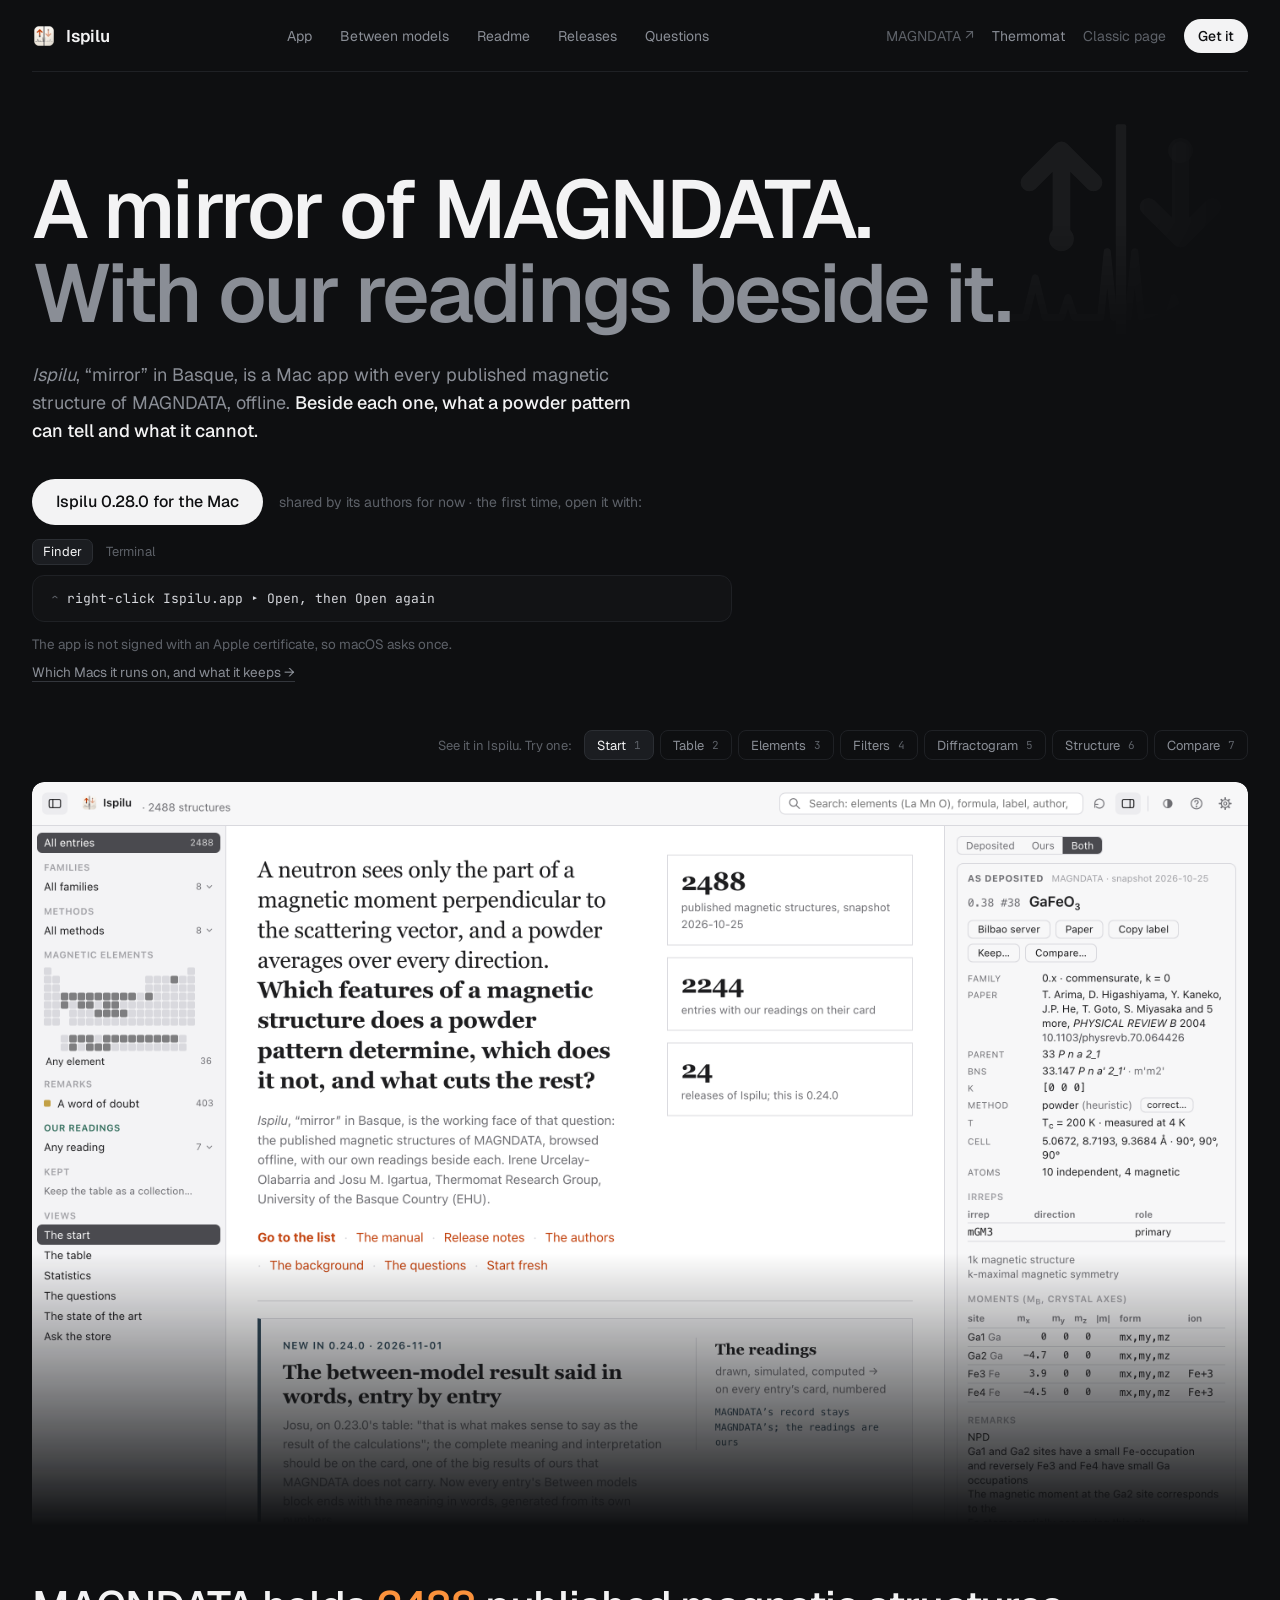
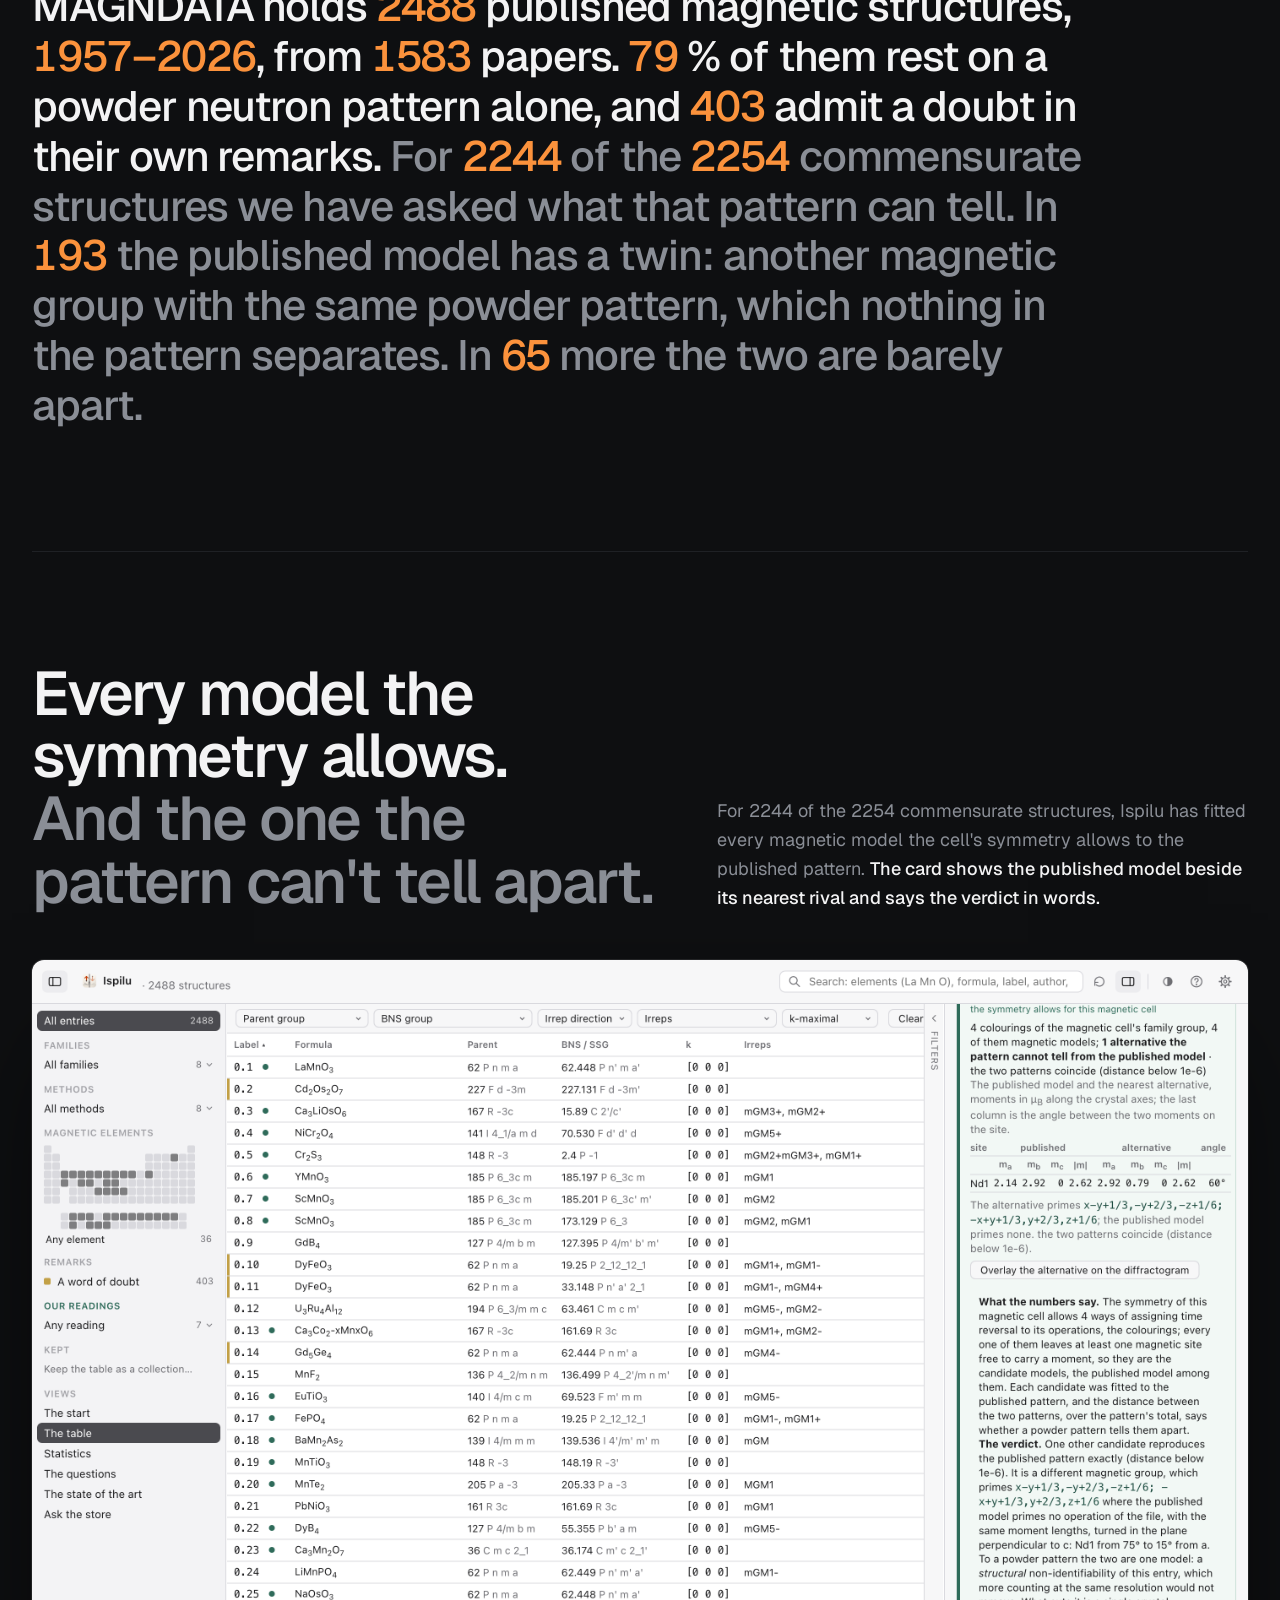
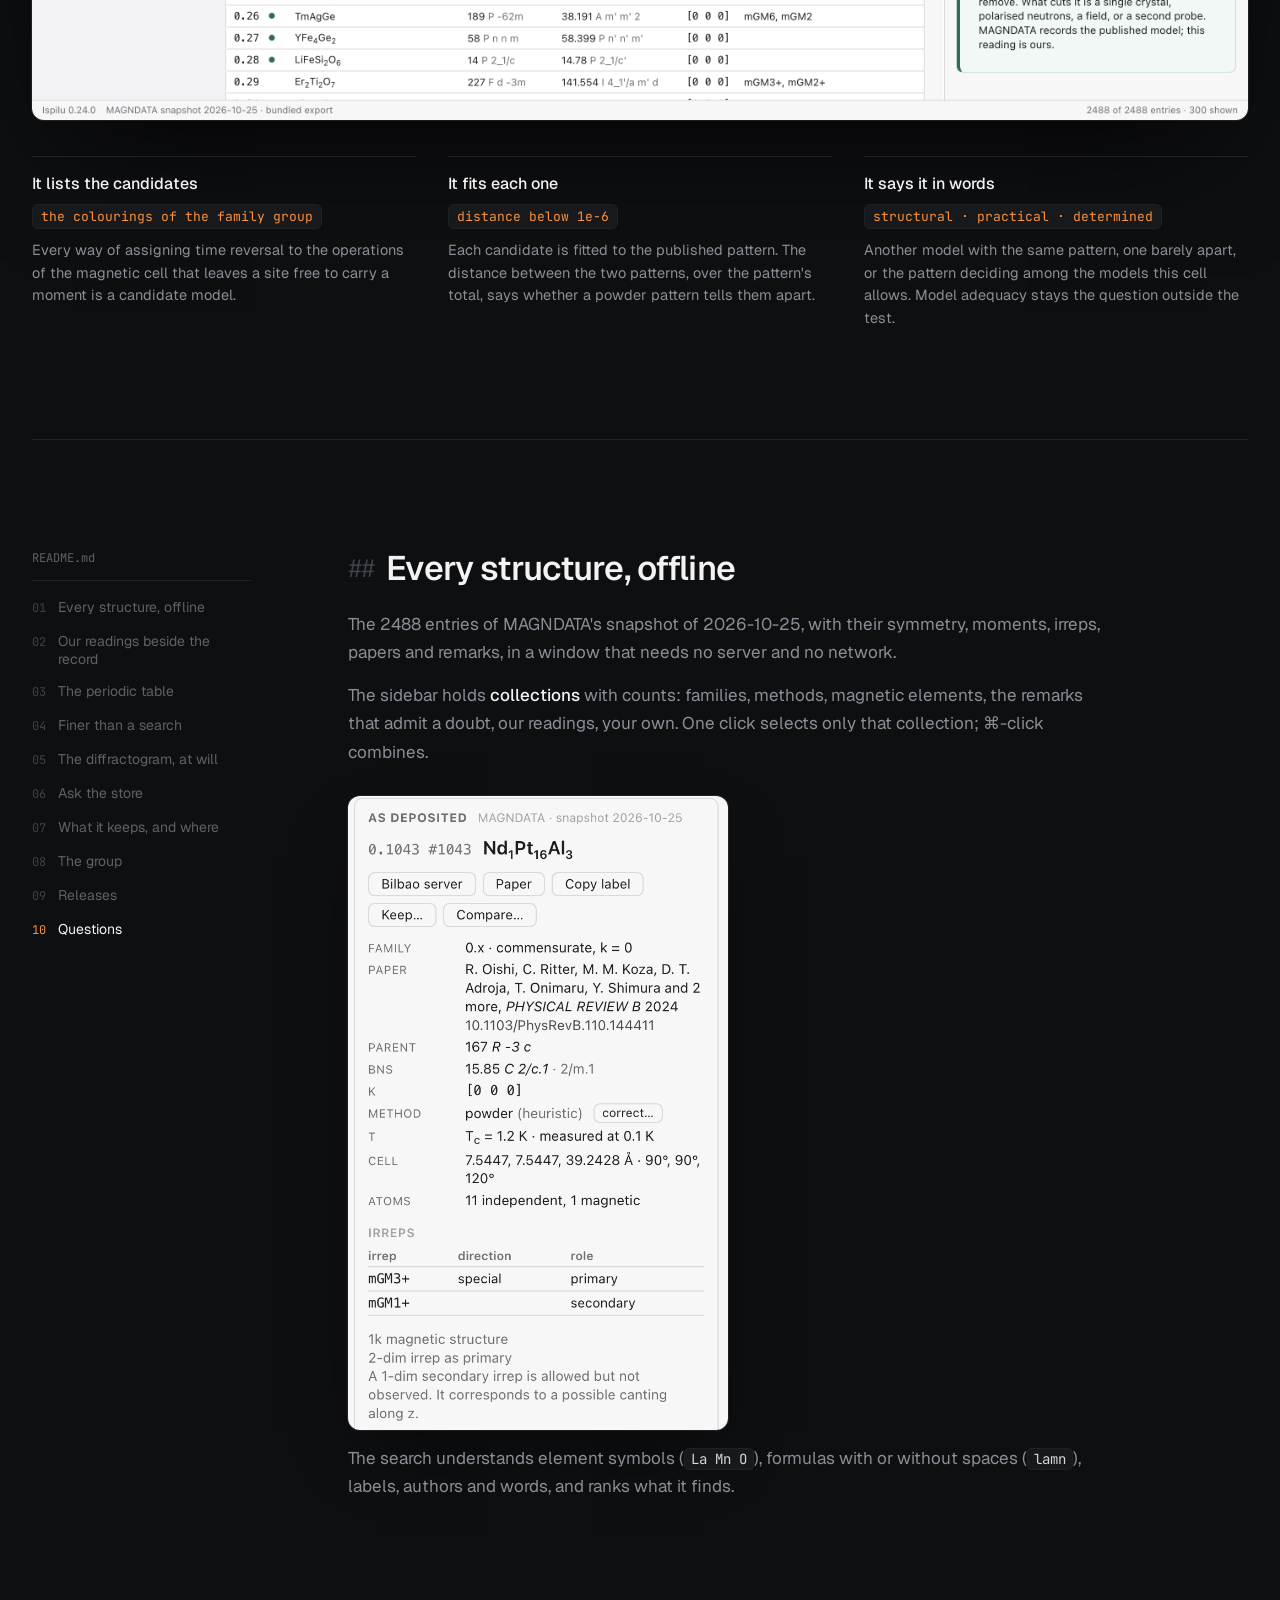
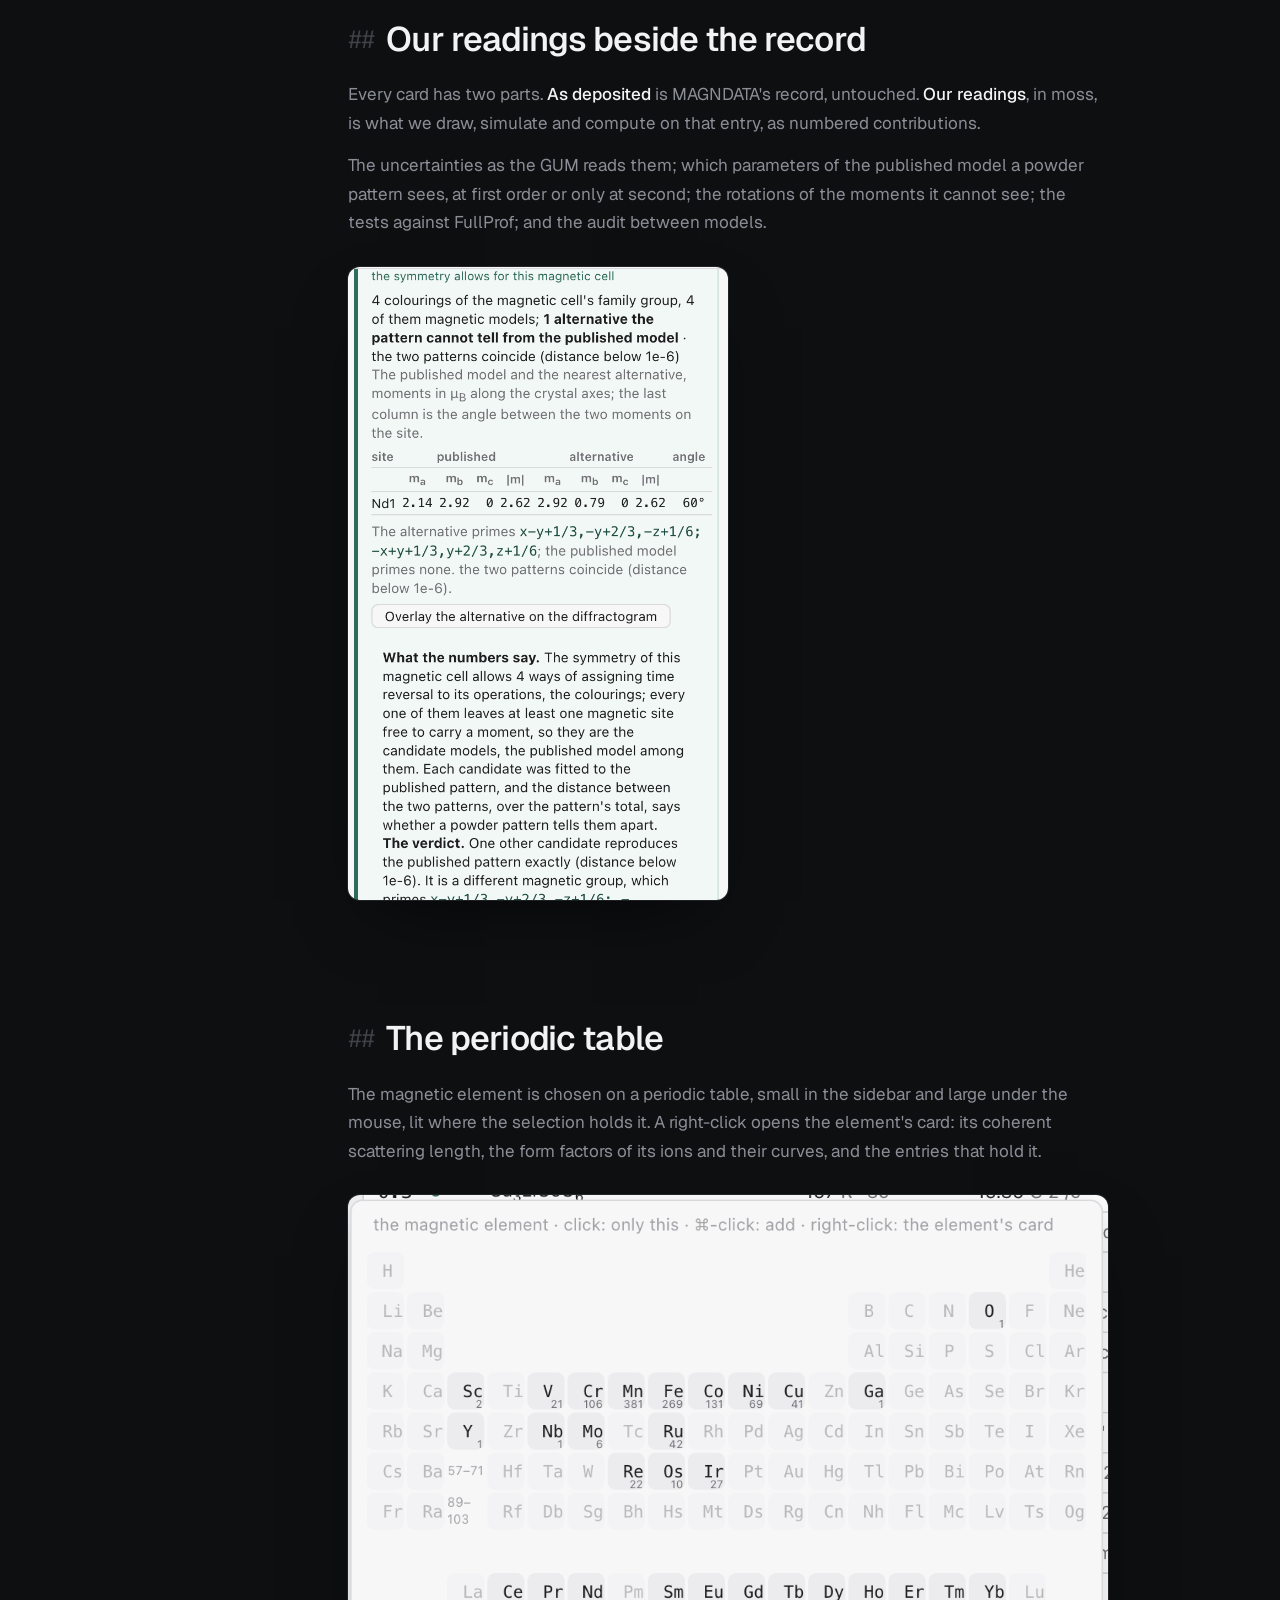
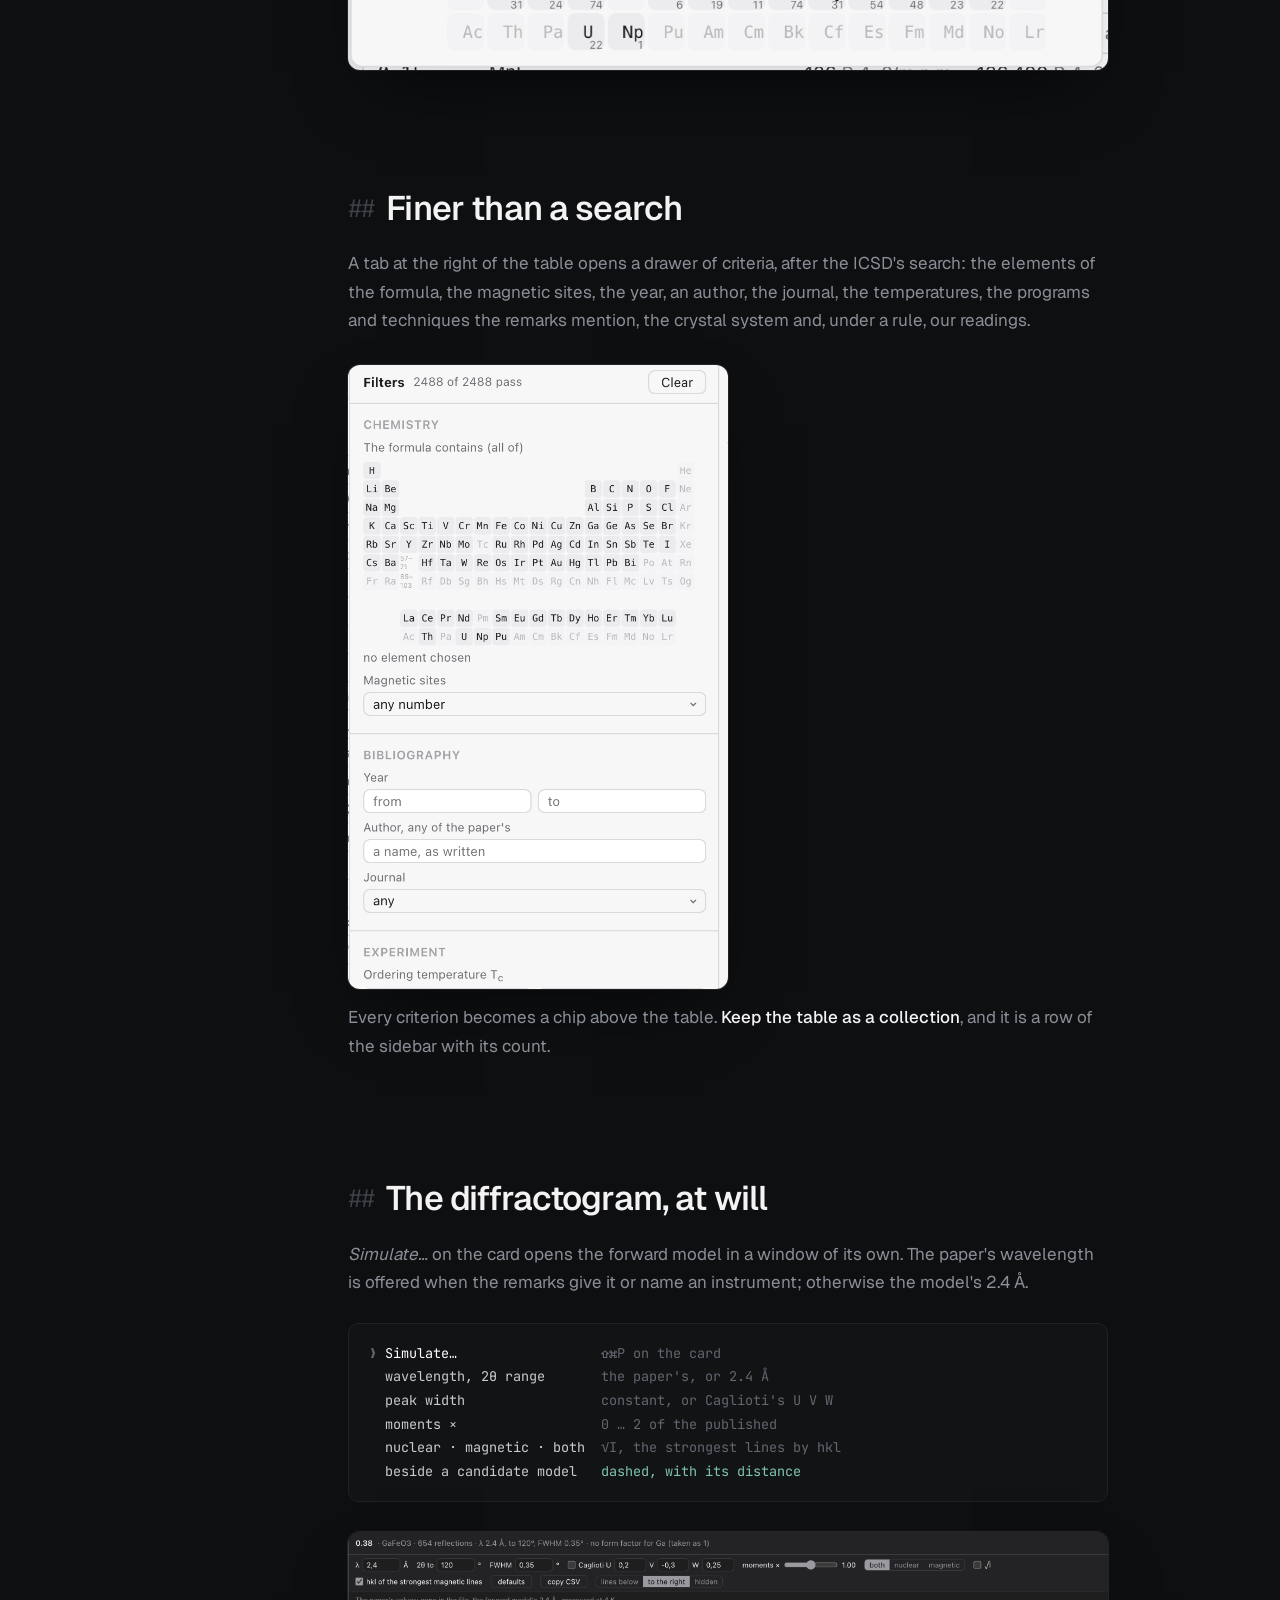
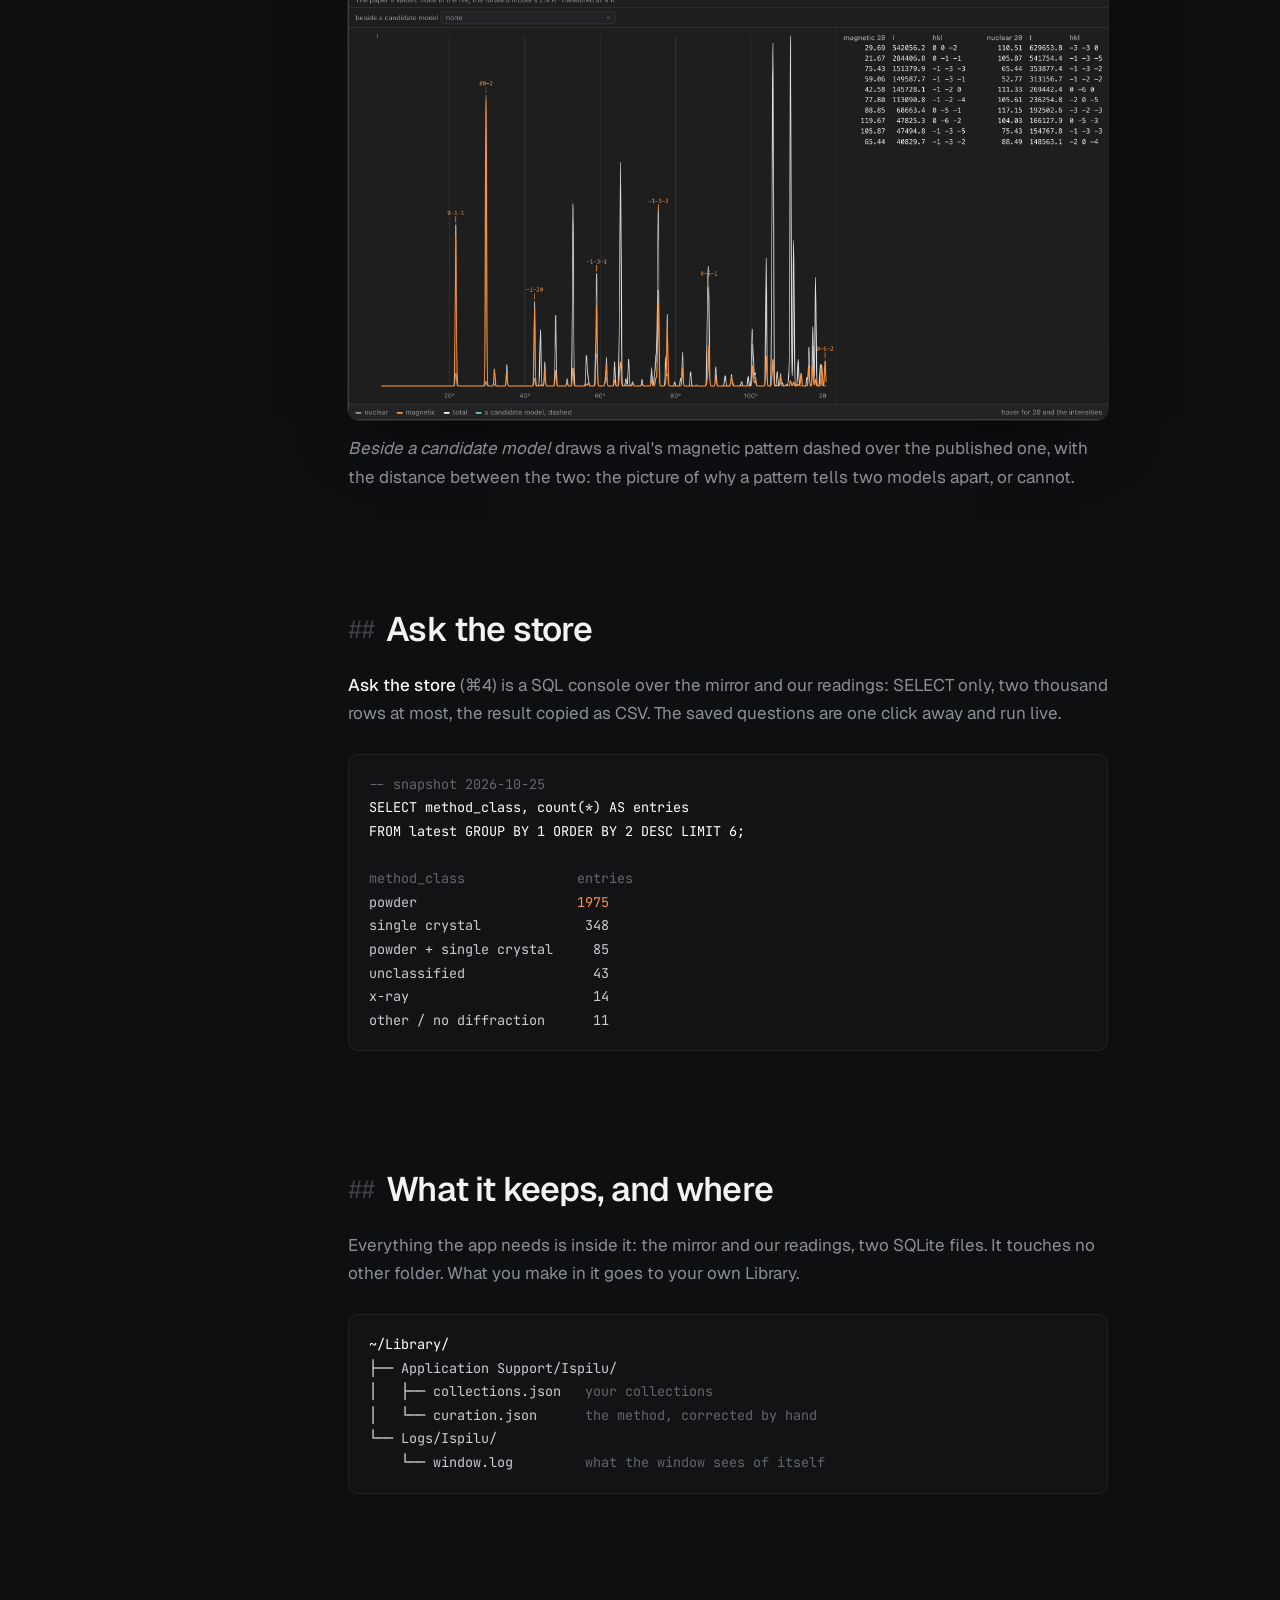
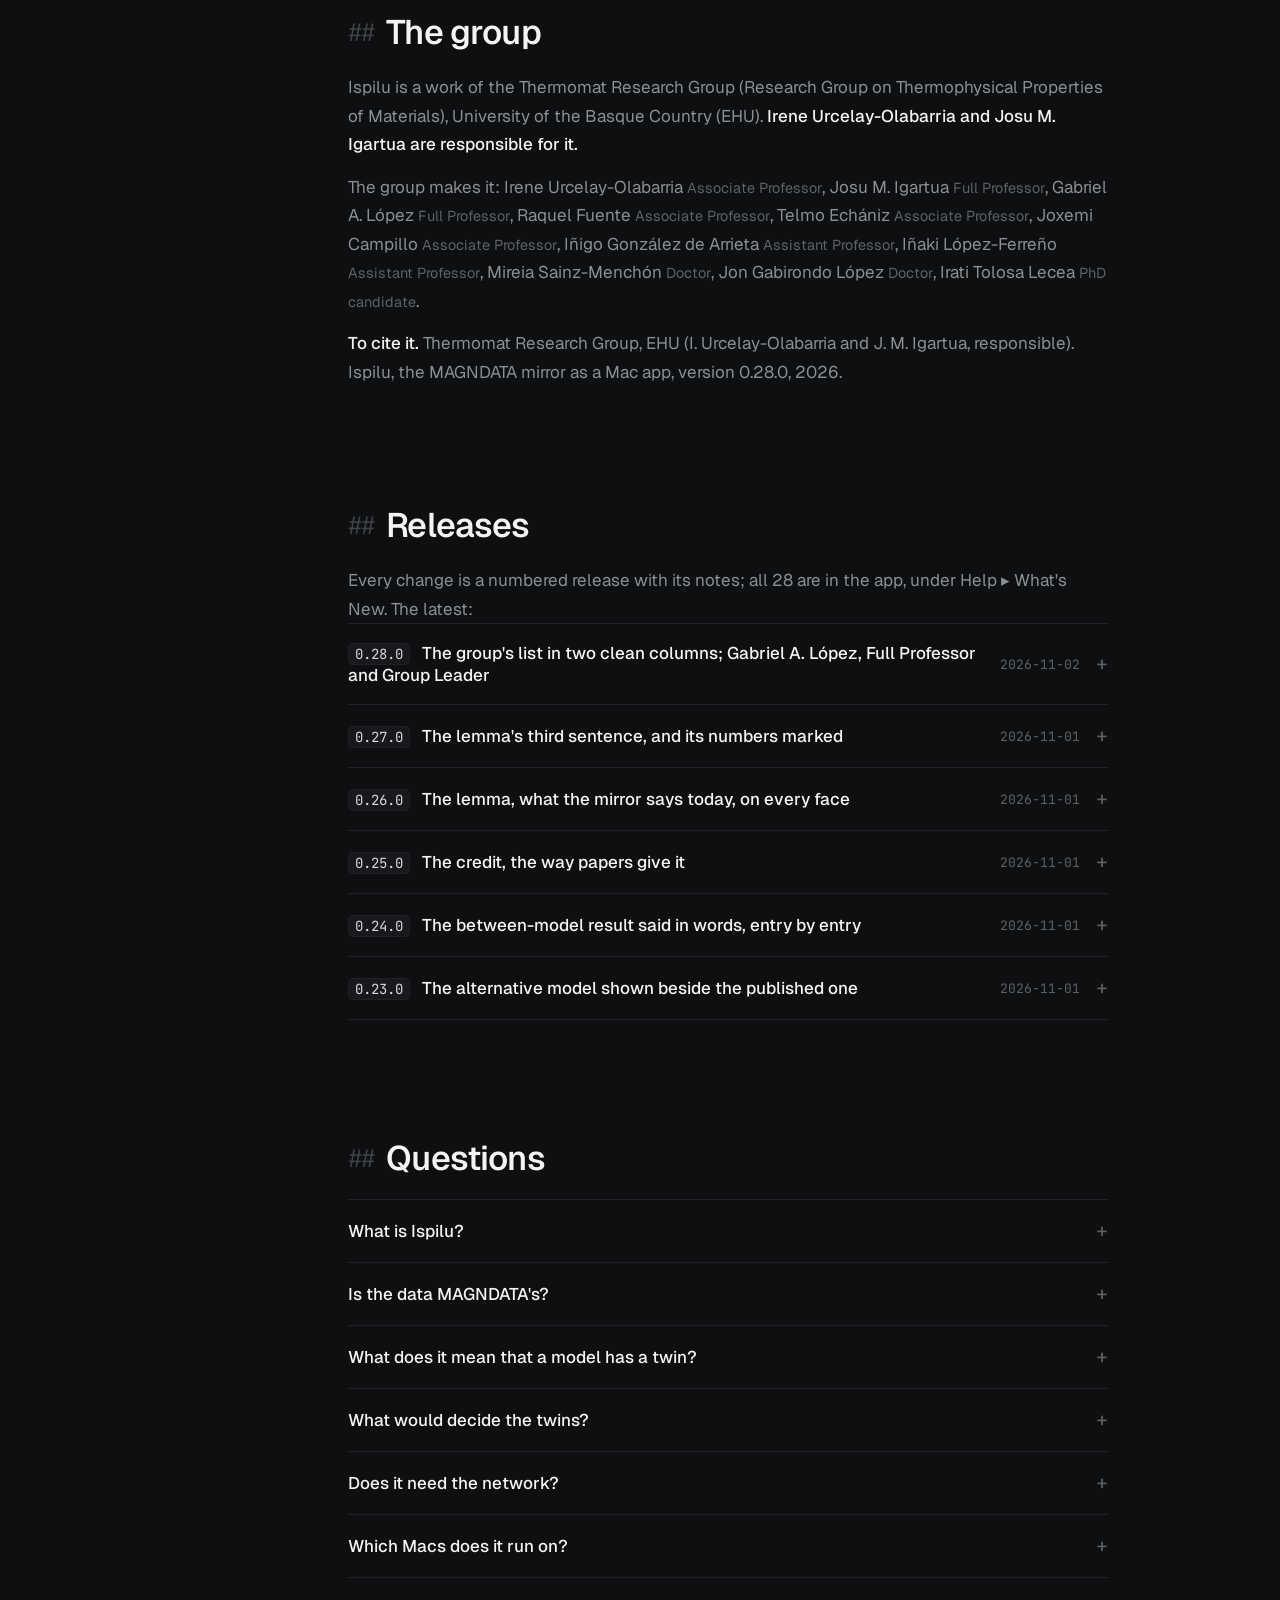
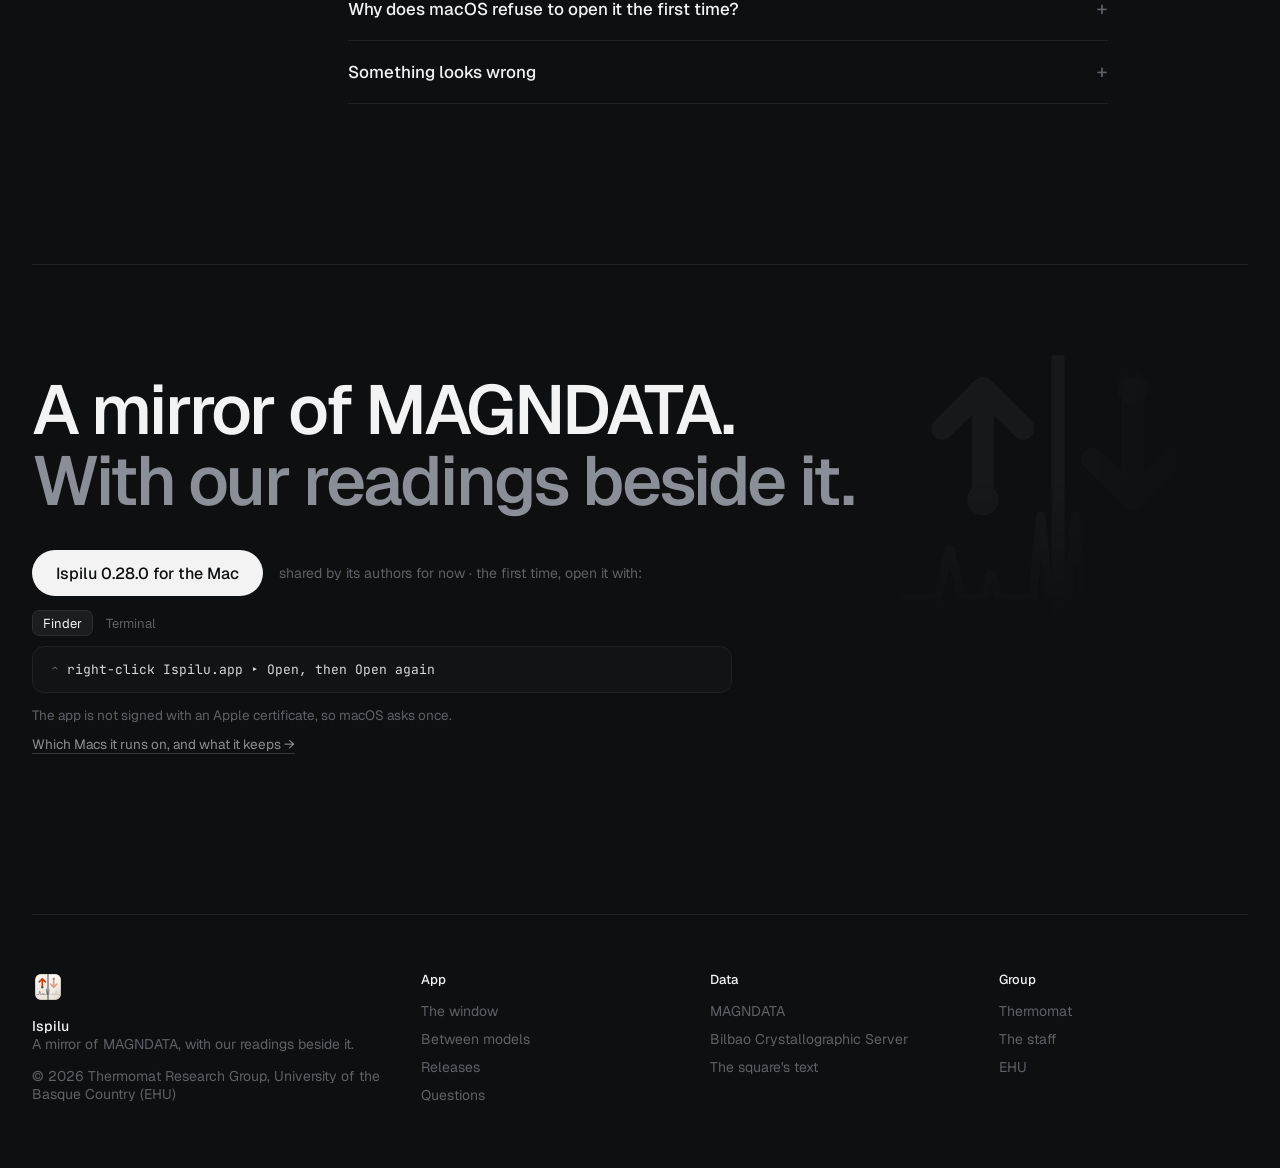
<file: index.html>
<!doctype html>
<html lang="en">
<head>
<meta charset="utf-8">
<meta name="viewport" content="width=device-width, initial-scale=1">
<title>Ispilu: a mirror of MAGNDATA, with our readings beside it</title>
<meta name="description" content="Ispilu, mirror in Basque, is a Mac app with every published magnetic structure of MAGNDATA, offline, and beside each one what a powder neutron pattern can tell and what it cannot.">
<meta name="theme-color" content="#0e0f11">
<meta property="og:type" content="website">
<meta property="og:title" content="Ispilu: a mirror of MAGNDATA, with our readings beside it">
<meta property="og:description" content="Ispilu, mirror in Basque, is a Mac app with every published magnetic structure of MAGNDATA, offline, and beside each one what a powder neutron pattern can tell and what it cannot.">

<link rel="icon" type="image/png" href="img/icon.png">
<link rel="preconnect" href="https://fonts.googleapis.com"><link rel="preconnect" href="https://fonts.gstatic.com" crossorigin>
<link rel="stylesheet" href="https://fonts.googleapis.com/css2?family=Geist:wght@300..700&family=JetBrains+Mono:wght@400;500&display=swap">
<link rel="stylesheet" href="style.css">
<style>:root{--accent:#FB923C;--accent2:#7FC4B3;}</style>
</head>
<body>
<div class="wrap">
<nav class="site-nav"><a class="brand" href="index.html#top"><img src="img/icon.png" alt="">Ispilu</a><div class="links"><a href="#top">App</a><a href="#between">Between models</a><a href="#readme">Readme</a><a href="#releases">Releases</a><a href="#faq">Questions</a></div><div class="right"><a href="https://cryst.ehu.es/magndata/" class="dimlink">MAGNDATA ↗</a><a href="https://thermomat.ehu.eus/">Thermomat</a><a href="classic/" class="dimlink">Classic page</a><a class="pill" href="#get">Get it</a></div></nav>
<header class="hero" id="top"><i class="mark"></i><div><h1>A mirror of MAGNDATA.<br><span>With our readings beside it.</span></h1><p class="sub"><i>Ispilu</i>, “mirror” in Basque, is a Mac app with every published magnetic structure of MAGNDATA, offline. <b>Beside each one, what a powder pattern can tell and what it cannot.</b></p><div class="get"><div class="install" data-install><div class="native"><span class="pill still">Ispilu 0.28.0 for the Mac</span><span class="or">shared by its authors for now · the first time, open it with:</span></div><div class="box"><div class="tabs"><button data-os="0" class="on">Finder</button><button data-os="1">Terminal</button></div><div class="line" data-os="0"><code class="mono"><span>⌃</span> right-click Ispilu.app ▸ Open, then Open again</code></div><div class="line" data-os="1" hidden><code class="mono"><span>$</span> xattr -dr com.apple.quarantine /Applications/Ispilu.app</code><button class="copy" data-copy="xattr -dr com.apple.quarantine /Applications/Ispilu.app">Copy</button></div></div><div class="under"><p>The app is not signed with an Apple certificate, so macOS asks once.</p><p><a href="#faq">Which Macs it runs on, and what it keeps →</a></p></div></div></div></div></header>
<div class="window" id="window-0" data-working="Looking in the mirror…"><div class="glow"></div><div class="try"><span>See it in Ispilu. Try one:</span><span class="seg on" data-view="start" data-ask="back to the start">Start <kbd>1</kbd></span><span class="seg" data-view="table" data-ask="La Mn O">Table <kbd>2</kbd></span><span class="seg" data-view="periodic" data-ask="the magnetic element, on a periodic table">Elements <kbd>3</kbd></span><span class="seg" data-view="filters" data-ask="the filters, the way the ICSD searches">Filters <kbd>4</kbd></span><span class="seg" data-view="lines" data-ask="simulate the powder pattern of GaFeO3">Diffractogram <kbd>5</kbd></span><span class="seg" data-view="structure" data-ask="draw the magnetic structure of GaFeO3">Structure <kbd>6</kbd></span><span class="seg" data-view="compare" data-ask="LaMnO3 at 1.4 K beside LaMnO3 at 4.2 K">Compare <kbd>7</kbd></span></div><div class="ask"><img src="img/icon.png" alt=""><span class="p">❯</span><span class="txt"></span></div><div class="frame" style="aspect-ratio:16/10"><div class="view image on" data-view="start"><img src="img/start.png" alt="Start" width="2880" height="1800"></div><div class="view image" data-view="table"><img src="img/entry.png" alt="Table" width="2880" height="1800"></div><div class="view image" data-view="periodic"><img src="img/periodic.png" alt="Elements" width="2880" height="1800"></div><div class="view image" data-view="filters"><img src="img/filters.png" alt="Filters" width="2880" height="1800"></div><div class="view image" data-view="lines"><div class="cropbox" style="aspect-ratio:2556/1598"><img src="img/lines.png" alt="Diffractogram" width="2880" height="1800" style="width:112.6761%;margin-left:-0.7042%;margin-top:-3.1299%"></div></div><div class="view image" data-view="structure"><div class="cropbox" style="aspect-ratio:2556/1598"><img src="img/structure.png" alt="Structure" width="2880" height="1800" style="width:112.6761%;margin-left:-0.7042%;margin-top:-3.1299%"></div></div><div class="view image" data-view="compare"><div class="cropbox" style="aspect-ratio:2556/1598"><img src="img/compare.png" alt="Compare" width="2880" height="1800" style="width:112.6761%;margin-left:-0.7042%;margin-top:-3.1299%"></div></div></div></div>

<section class="statement"><p>MAGNDATA holds <b class="n">2488</b> published magnetic structures, <b class="n">1957–2026</b>, from <b class="n">1583</b> papers. <b class="n">79</b> % of them rest on a powder neutron pattern alone, and <b class="n">403</b> admit a doubt in their own remarks. <span>For <b class="n">2244</b> of the <b class="n">2254</b> commensurate structures we have asked what that pattern can tell. In <b class="n">193</b> the published model has a twin: another magnetic group with the same powder pattern, which nothing in the pattern separates. In <b class="n">65</b> more the two are barely apart.</span></p></section>
<section class="feature" id="between"><div class="feature-head"><h2>Every model the symmetry allows.<br><span>And the one the pattern can't tell apart.</span></h2><p>For 2244 of the 2254 commensurate structures, Ispilu has fitted every magnetic model the cell's symmetry allows to the published pattern. <b>The card shows the published model beside its nearest rival and says the verdict in words.</b></p></div><div class="scene"><img src="img/cmp.png" alt="" loading="lazy" width="2880" height="1800"></div><div class="feature-notes"><div><b>It lists the candidates</b><code>the colourings of the family group</code><span>Every way of assigning time reversal to the operations of the magnetic cell that leaves a site free to carry a moment is a candidate model.</span></div><div><b>It fits each one</b><code>distance below 1e-6</code><span>Each candidate is fitted to the published pattern. The distance between the two patterns, over the pattern's total, says whether a powder pattern tells them apart.</span></div><div><b>It says it in words</b><code>structural · practical · determined</code><span>Another model with the same pattern, one barely apart, or the pattern deciding among the models this cell allows. Model adequacy stays the question outside the test.</span></div></div></section>

<div class="doc" id="readme"><aside class="toc" aria-label="On this page"><div class="file">README.md</div><a href="#offline"><span>01</span>Every structure, offline</a><a href="#readings"><span>02</span>Our readings beside the record</a><a href="#periodic"><span>03</span>The periodic table</a><a href="#filters"><span>04</span>Finer than a search</a><a href="#simulate"><span>05</span>The diffractogram, at will</a><a href="#ask"><span>06</span>Ask the store</a><a href="#library"><span>07</span>What it keeps, and where</a><a href="#group"><span>08</span>The group</a><a href="#releases"><span>09</span>Releases</a><a href="#faq"><span>10</span>Questions</a></aside><article class="md"><section id="offline"><h2><i>##</i>Every structure, offline</h2><p>The 2488 entries of MAGNDATA's snapshot of 2026-10-25, with their symmetry, moments, irreps, papers and remarks, in a window that needs no server and no network.</p><p>The sidebar holds <b>collections</b> with counts: families, methods, magnetic elements, the remarks that admit a doubt, our readings, your own. One click selects only that collection; ⌘-click combines.</p><figure class="crop narrow"><div class="cropbox" style="aspect-ratio:690/1150"><img src="img/entry.png" alt="" loading="lazy" width="2880" height="1800" style="width:417.3913%;margin-left:-315.9420%;margin-top:-27.5362%"></div></figure><p>The search understands element symbols (<code>La Mn O</code>), formulas with or without spaces (<code>lamn</code>), labels, authors and words, and ranks what it finds.</p></section><section id="readings"><h2><i>##</i>Our readings beside the record</h2><p>Every card has two parts. <b>As deposited</b> is MAGNDATA's record, untouched. <b>Our readings</b>, in moss, is what we draw, simulate and compute on that entry, as numbered contributions.</p><p>The uncertainties as the GUM reads them; which parameters of the published model a powder pattern sees, at first order or only at second; the rotations of the moments it cannot see; the tests against FullProf; and the audit between models.</p><figure class="crop narrow"><div class="cropbox" style="aspect-ratio:690/1150"><img src="img/cmp.png" alt="" loading="lazy" width="2880" height="1800" style="width:417.3913%;margin-left:-315.9420%;margin-top:-14.4928%"></div></figure></section><section id="periodic"><h2><i>##</i>The periodic table</h2><p>The magnetic element is chosen on a periodic table, small in the sidebar and large under the mouse, lit where the selection holds it. A right-click opens the element's card: its coherent scattering length, the form factors of its ions and their curves, and the entries that hold it.</p><figure class="crop"><div class="cropbox" style="aspect-ratio:985/615"><img src="img/periodic.png" alt="" loading="lazy" width="2880" height="1800" style="width:292.3858%;margin-left:-44.6701%;margin-top:-43.1472%"></div></figure></section><section id="filters"><h2><i>##</i>Finer than a search</h2><p>A tab at the right of the table opens a drawer of criteria, after the ICSD's search: the elements of the formula, the magnetic sites, the year, an author, the journal, the temperatures, the programs and techniques the remarks mention, the crystal system and, under a rule, our readings.</p><figure class="crop narrow"><div class="cropbox" style="aspect-ratio:700/1150"><img src="img/filters.png" alt="" loading="lazy" width="2880" height="1800" style="width:411.4286%;margin-left:-204.2857%;margin-top:-15.7143%"></div></figure><p>Every criterion becomes a chip above the table. <b>Keep the table as a collection</b>, and it is a row of the sidebar with its count.</p></section><section id="simulate"><h2><i>##</i>The diffractogram, at will</h2><p><i>Simulate…</i> on the card opens the forward model in a window of its own. The paper's wavelength is offered when the remarks give it or name an instrument; otherwise the model's 2.4 Å.</p><pre><span class="d">❯</span> <span class="hi">Simulate…</span>                  <span class="d">⇧⌘P on the card</span>
  wavelength, 2θ range       <span class="d">the paper's, or 2.4 Å</span>
  peak width                 <span class="d">constant, or Caglioti's U V W</span>
  moments ×                  <span class="d">0 … 2 of the published</span>
  nuclear · magnetic · both  <span class="d">√I, the strongest lines by hkl</span>
  beside a candidate model   <span class="g">dashed, with its distance</span></pre><figure class="crop"><div class="cropbox" style="aspect-ratio:2556/1640"><img src="img/lines.png" alt="" loading="lazy" width="2880" height="1800" style="width:112.6761%;margin-left:-0.7042%;margin-top:-3.1299%"></div></figure><p><i>Beside a candidate model</i> draws a rival's magnetic pattern dashed over the published one, with the distance between the two: the picture of why a pattern tells two models apart, or cannot.</p></section><section id="ask"><h2><i>##</i>Ask the store</h2><p><b>Ask the store</b> (⌘4) is a SQL console over the mirror and our readings: SELECT only, two thousand rows at most, the result copied as CSV. The saved questions are one click away and run live.</p><pre><span class="d">-- snapshot 2026-10-25</span>
<span class="hi">SELECT method_class, count(*) AS entries
FROM latest GROUP BY 1 ORDER BY 2 DESC LIMIT 6;</span>

<span class="d">method_class              entries</span>
powder                    <span class="a">1975</span>
single crystal             348
powder + single crystal     85
unclassified                43
x-ray                       14
other / no diffraction      11</pre></section><section id="library"><h2><i>##</i>What it keeps, and where</h2><p>Everything the app needs is inside it: the mirror and our readings, two SQLite files. It touches no other folder. What you make in it goes to your own Library.</p><pre><span class="hi">~/Library/</span>
├── Application Support/Ispilu/
│   ├── collections.json   <span class="d">your collections</span>
│   └── curation.json      <span class="d">the method, corrected by hand</span>
└── Logs/Ispilu/
    └── window.log         <span class="d">what the window sees of itself</span></pre></section><section id="group"><h2><i>##</i>The group</h2><p>Ispilu is a work of the Thermomat Research Group (Research Group on Thermophysical Properties of Materials), University of the Basque Country (EHU). <b>Irene Urcelay-Olabarria and Josu M. Igartua are responsible for it.</b></p><p>The group makes it: Irene Urcelay-Olabarria <span class="role">Associate Professor</span>, Josu M. Igartua <span class="role">Full Professor</span>, Gabriel A. López <span class="role">Full Professor</span>, Raquel Fuente <span class="role">Associate Professor</span>, Telmo Echániz <span class="role">Associate Professor</span>, Joxemi Campillo <span class="role">Associate Professor</span>, Iñigo González de Arrieta <span class="role">Assistant Professor</span>, Iñaki López-Ferreño <span class="role">Assistant Professor</span>, Mireia Sainz-Menchón <span class="role">Doctor</span>, Jon Gabirondo López <span class="role">Doctor</span>, Irati Tolosa Lecea <span class="role">PhD candidate</span>.</p><p><b>To cite it.</b> Thermomat Research Group, EHU (I. Urcelay-Olabarria and J. M. Igartua, responsible). Ispilu, the MAGNDATA mirror as a Mac app, version 0.28.0, 2026.</p></section><section id="releases"><h2><i>##</i>Releases</h2><p>Every change is a numbered release with its notes; all 28 are in the app, under Help ▸ What's New. The latest:</p><details><summary><span><code>0.28.0</code> The group&#x27;s list in two clean columns; Gabriel A. López, Full Professor and Group Leader</span><span class="when">2026-11-02</span></summary><p>Josu, on the About: the members in two columns as now, but each name and role on one line; Gabriel A. López as Full Professor, with &quot;Group Leader&quot; in the orange.</p></details><details><summary><span><code>0.27.0</code> The lemma&#x27;s third sentence, and its numbers marked</span><span class="when">2026-11-01</span></summary><p>Josu, on the app&#x27;s page: the tinted background is good; a visual separation for the sentences that carry data; and the third sentence should say, without naming the thesis, what is in our hands besides new measurements, since we will not measure but we can say how and where to look, and the refinement in another form is ours. The numbers in the lemma are now marked in the accent on every face, and the third sentence says that knowledge the pattern does not carry would decide the twins too: the symmetry of the family and the members of it already settled, the physics a moment must obey, and a refinement that weighs that knowledge together with the pattern.</p></details><details><summary><span><code>0.26.0</code> The lemma, what the mirror says today, on every face</span><span class="when">2026-11-01</span></summary><p>Josu: a hook sentence, a lemma, not the features but the information under them, what the collection and our readings let us say at its current state; evolving as the readings can say more; on the mother site and its public edition, in the app and on the app&#x27;s page, synced whenever it changes. Done: the sentences live in one file, magdata/lemma.yml, with the numbers as placeholders; tools/lemma.py fills them from the store and the thesis database at every build and release; every face reads the result.</p></details><details><summary><span><code>0.25.0</code> The credit, the way papers give it</span><span class="when">2026-11-01</span></summary><p>Josu: Irene and he responsible for the project, the work by the group, everyone included. Done the way a paper does it: the group is the author, two people are responsible, nobody is ranked. The wording lives in one place, GROUP.yml, and every face reads it.</p></details><details><summary><span><code>0.24.0</code> The between-model result said in words, entry by entry</span><span class="when">2026-11-01</span></summary><p>Josu, on 0.23.0&#x27;s table: &quot;that is what makes sense to say as the result of the calculations&quot;; the complete meaning and interpretation should be on the card, one of the big results of ours that MAGNDATA does not carry. Now every entry&#x27;s Between models block ends with the meaning in words, generated from its own numbers.</p></details><details><summary><span><code>0.23.0</code> The alternative model shown beside the published one</span><span class="when">2026-11-01</span></summary><p>Josu, on the card of NdPt6Al3 (0.1043): the block said &quot;1 alternative the pattern cannot tell from the published model&quot; and gave its primed operations, but never showed the alternative itself. Now the block lays the two models side by side, site by site, with the angle between their moments, says in words whether the patterns coincide, and a button overlays the alternative on the diffractogram.</p></details></section><section id="faq"><h2><i>##</i>Questions</h2><details><summary>What is Ispilu?</summary><p>A Mac app with every published magnetic structure of MAGNDATA, the Bilbao Crystallographic Server's collection, browsed offline. Beside MAGNDATA's record of each entry it shows our readings: the structure drawn, the diffractogram simulated, and which other magnetic models a powder neutron pattern cannot tell from the published one.</p></details><details><summary>Is the data MAGNDATA's?</summary><p>Yes, mirrored by its official export (Gallego, Perez-Mato, Elcoro, Tasci, Hanson, Momma, Aroyo, Madariaga). The app shows the records as deposited and never edits them; corrections live in a layer of their own. Form factors after Brown, International Tables for Crystallography C, 4.4.5; scattering lengths after Sears, Neutron News 3 (1992). The drawings and the readings are ours.</p></details><details><summary>What does it mean that a model has a twin?</summary><p>Another magnetic model that the symmetry of the cell allows gives the same powder pattern as the published one. Nothing in the pattern separates them: a <b>structural</b> non-identifiability, which more counting at the same resolution would not remove.</p><p>When the nearest model is less than 5 % away, the non-identifiability is <b>practical</b>. Whether the family of models is right at all, model adequacy, is a question outside this test.</p></details><details><summary>What would decide the twins?</summary><p>Those <b class="n">193</b> structures are choices the data did not make. New measurements would decide them: a single crystal, polarised neutrons, a field. So would knowledge the pattern does not carry but the field already has: the symmetry of the family and the members of it already settled, the physics a moment must obey, and a refinement that weighs that knowledge together with the pattern, not the pattern alone.</p></details><details><summary>Does it need the network?</summary><p>No. The mirror and our readings are inside the app. The links to the Bilbao server and to the papers open in your browser when you ask for them.</p></details><details><summary>Which Macs does it run on?</summary><p>macOS 10.13 or later. The build is for Intel; a Mac with Apple silicon runs it through Rosetta.</p></details><details><summary>Why does macOS refuse to open it the first time?</summary><p>The app is not signed with an Apple certificate. Right-click Ispilu.app and choose Open, then Open again. If macOS still refuses, allow it in System Settings ▸ Privacy &amp; Security.</p></details><details><summary>Something looks wrong</summary><p>Tell the authors, with the entry's label and, if the window misbehaves, the last lines of <code>~/Library/Logs/Ispilu/window.log</code>.</p></details></section></article></div>
<section class="end" id="get"><i class="mark"></i><h2>A mirror of MAGNDATA.<br><span>With our readings beside it.</span></h2><div class="get"><div class="install" data-install><div class="native"><span class="pill still">Ispilu 0.28.0 for the Mac</span><span class="or">shared by its authors for now · the first time, open it with:</span></div><div class="box"><div class="tabs"><button data-os="0" class="on">Finder</button><button data-os="1">Terminal</button></div><div class="line" data-os="0"><code class="mono"><span>⌃</span> right-click Ispilu.app ▸ Open, then Open again</code></div><div class="line" data-os="1" hidden><code class="mono"><span>$</span> xattr -dr com.apple.quarantine /Applications/Ispilu.app</code><button class="copy" data-copy="xattr -dr com.apple.quarantine /Applications/Ispilu.app">Copy</button></div></div><div class="under"><p>The app is not signed with an Apple certificate, so macOS asks once.</p><p><a href="#faq">Which Macs it runs on, and what it keeps →</a></p></div></div></div></section>
<footer class="site-foot"><div class="me"><img src="img/icon.png" alt=""><span><b>Ispilu</b><br>A mirror of MAGNDATA, with our readings beside it.</span><span>© 2026 Thermomat Research Group, University of the Basque Country (EHU)</span></div><div><h4>App</h4><ul><li><a href="#top">The window</a></li><li><a href="#between">Between models</a></li><li><a href="#releases">Releases</a></li><li><a href="#faq">Questions</a></li></ul></div><div><h4>Data</h4><ul><li><a href="https://cryst.ehu.es/magndata/">MAGNDATA</a></li><li><a href="https://www.cryst.ehu.es/">Bilbao Crystallographic Server</a></li><li><a href="https://jmigartua.github.io/square/ispilu/">The square's text</a></li></ul></div><div><h4>Group</h4><ul><li><a href="https://thermomat.ehu.eus/">Thermomat</a></li><li><a href="https://www.ehu.eus/en/web/thermophysical-properties-research-group/staff">The staff</a></li><li><a href="https://www.ehu.eus/">EHU</a></li></ul></div></footer>
</div>
<script src="page.js"></script>
</body>
</html>
</file>
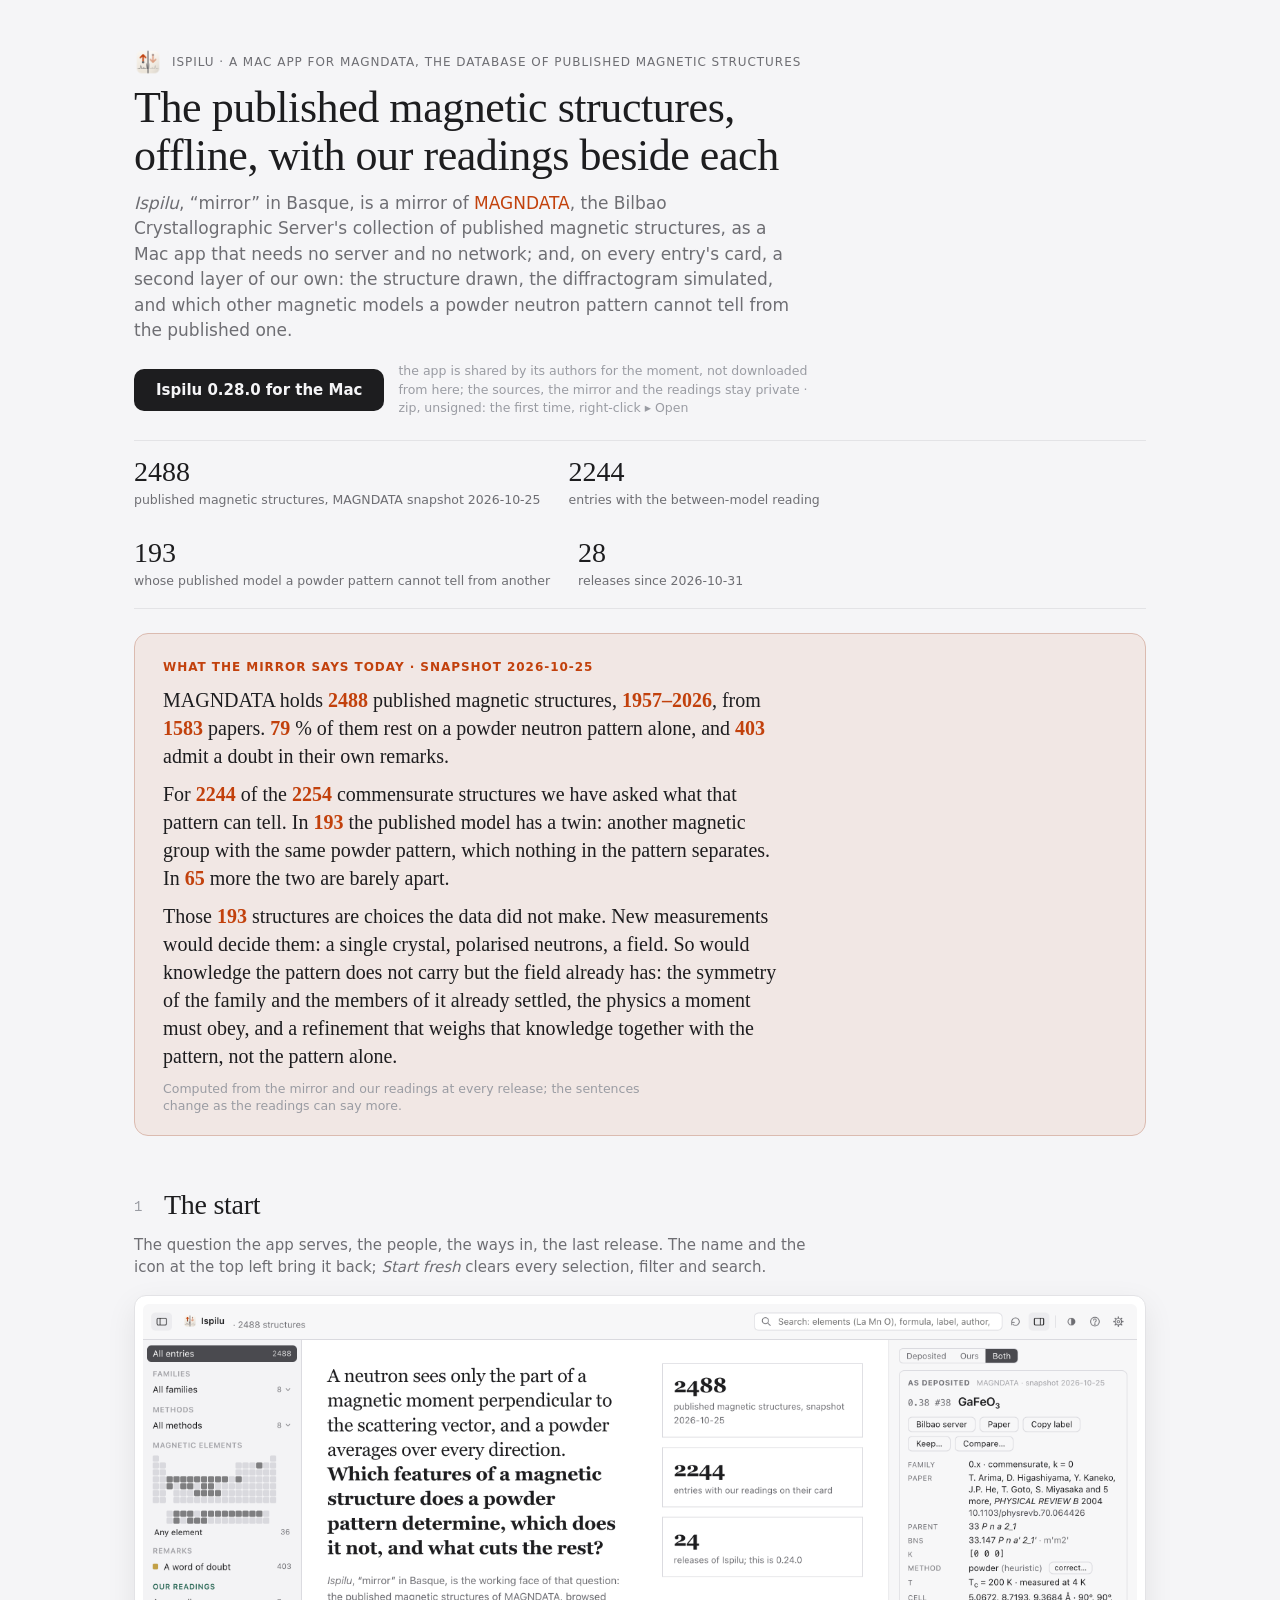
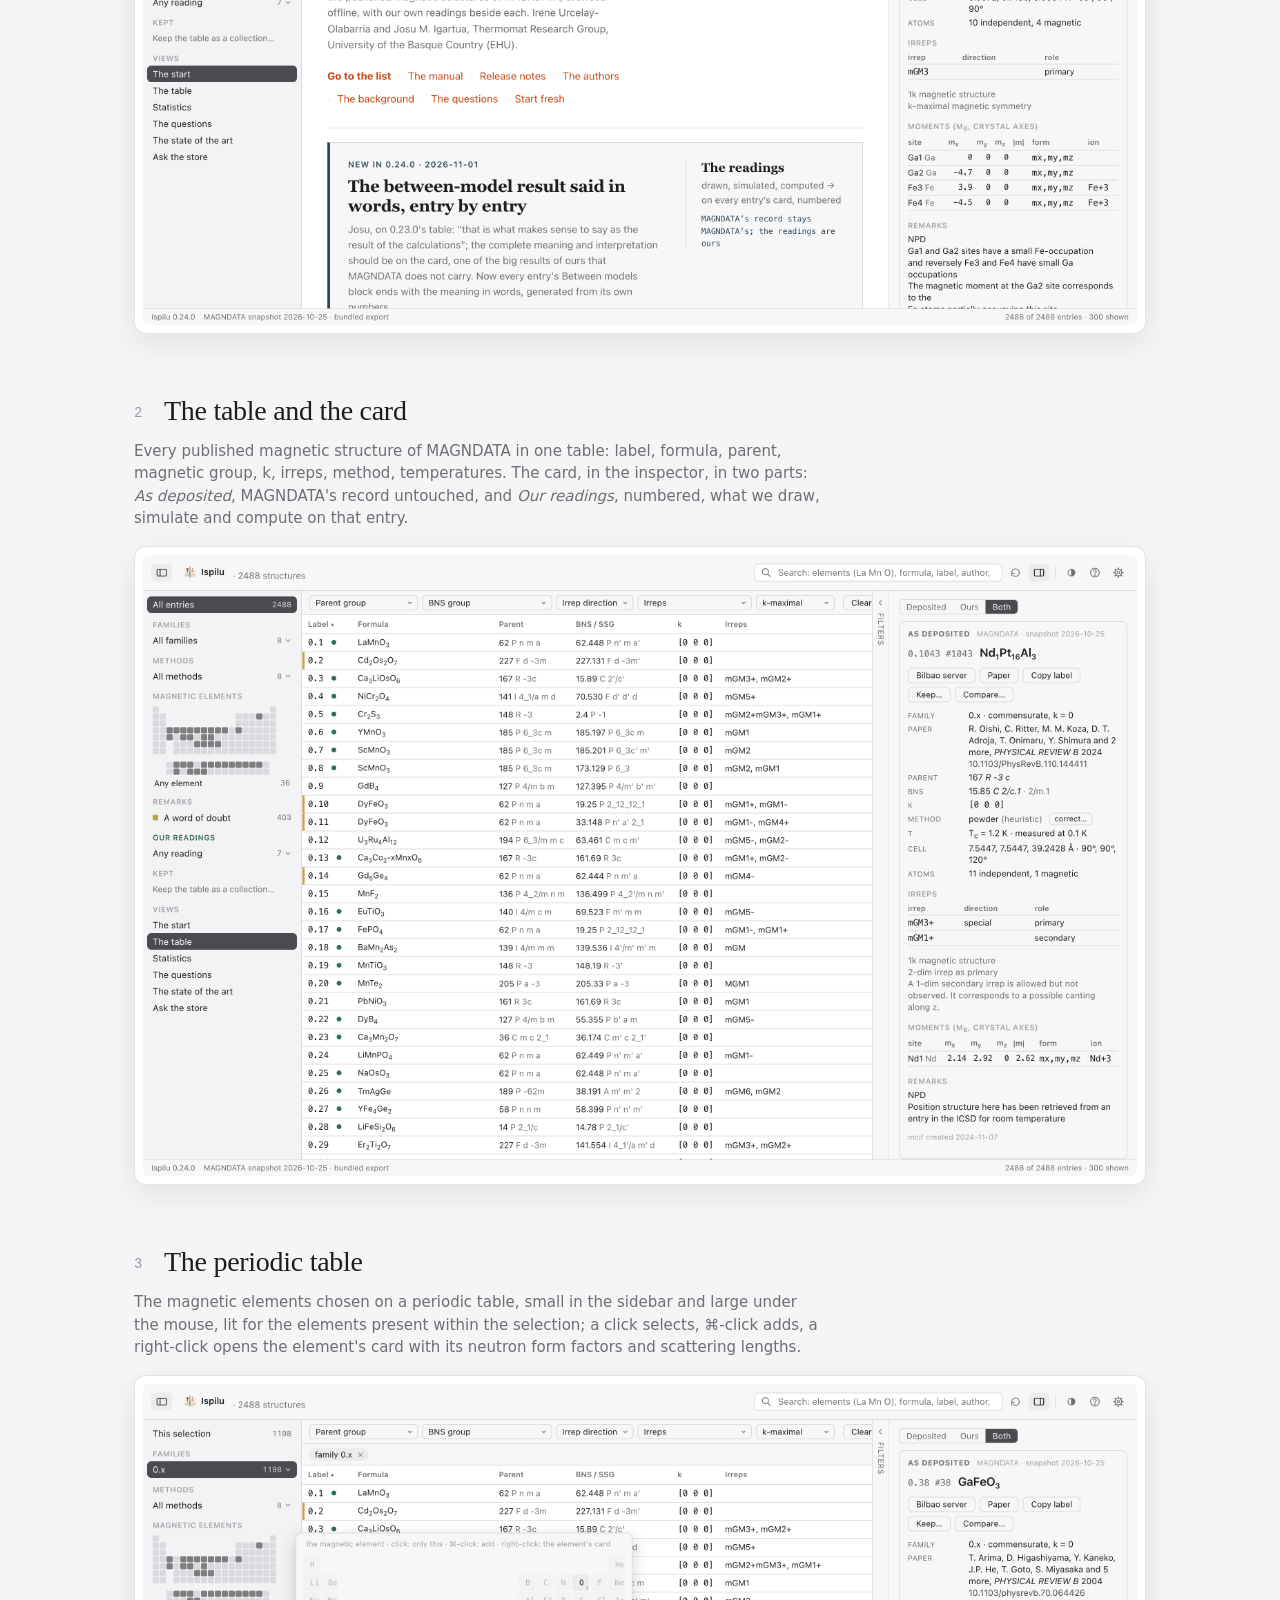
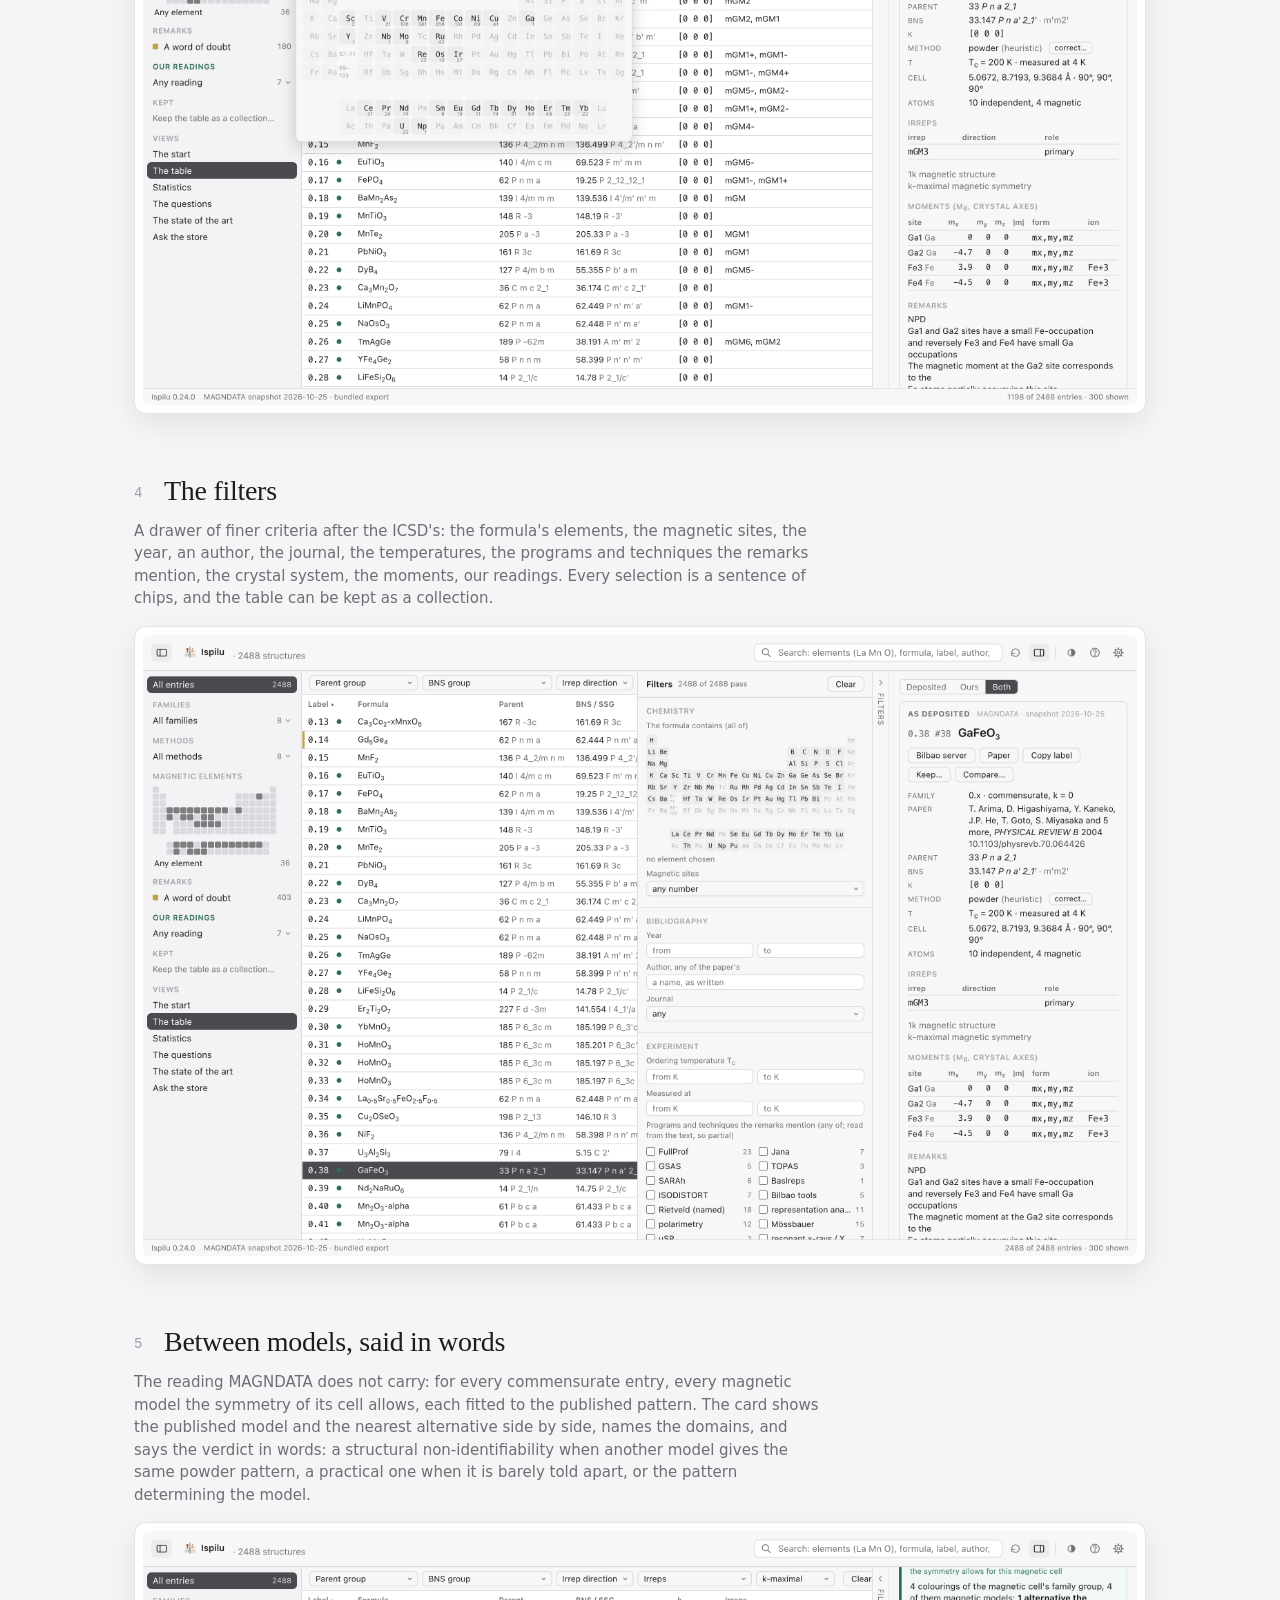
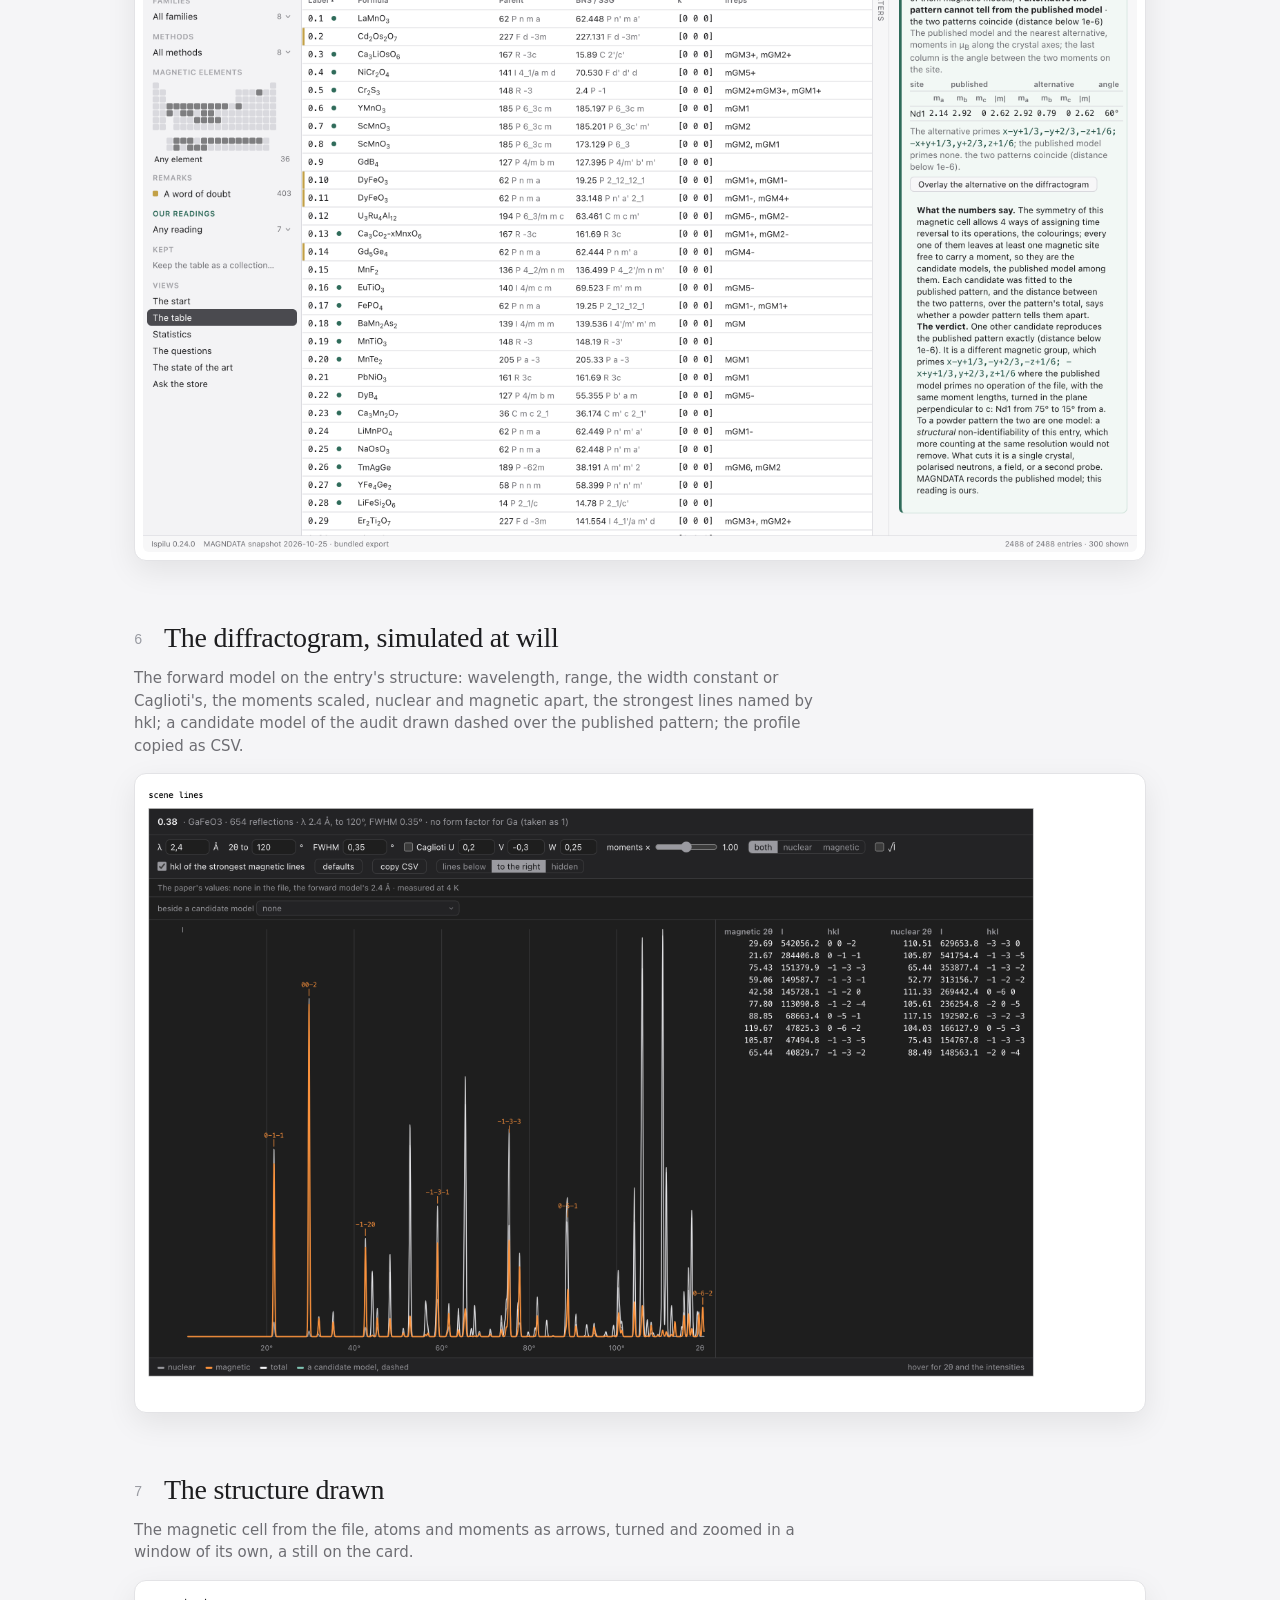
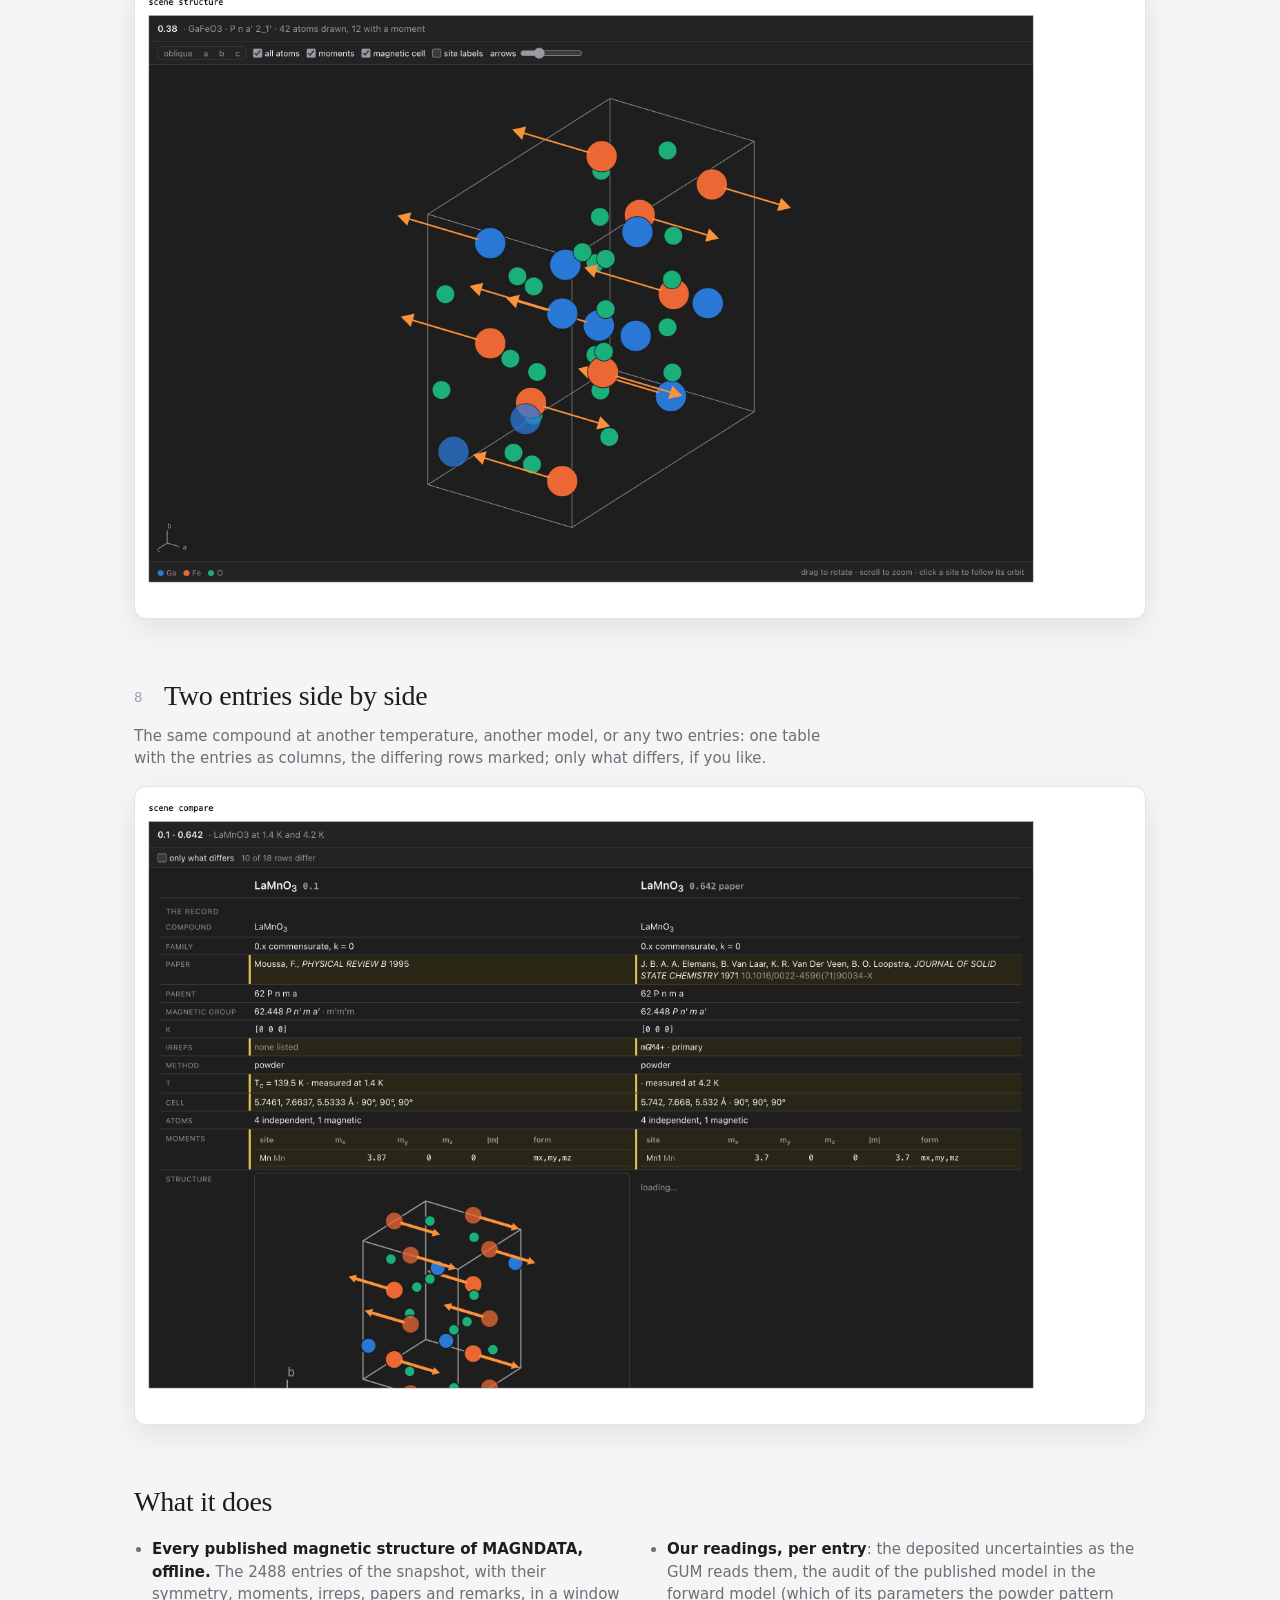
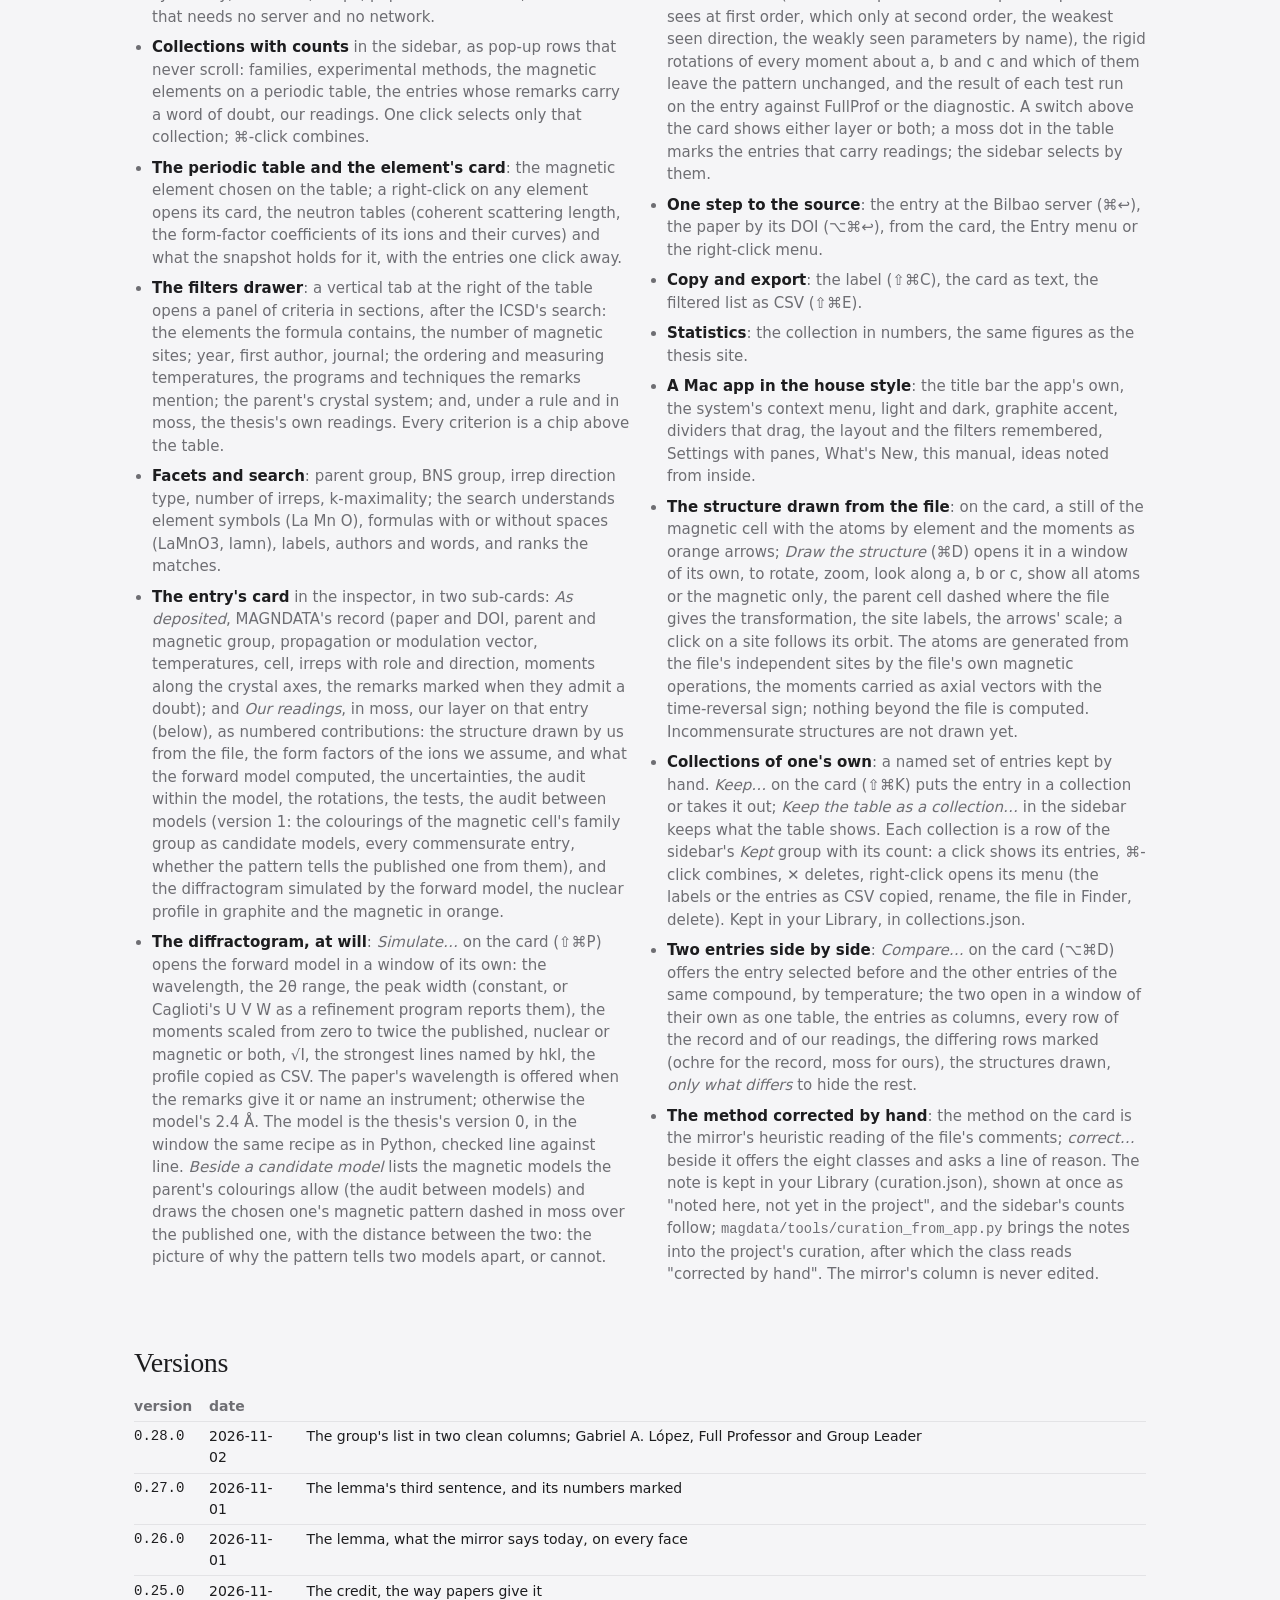
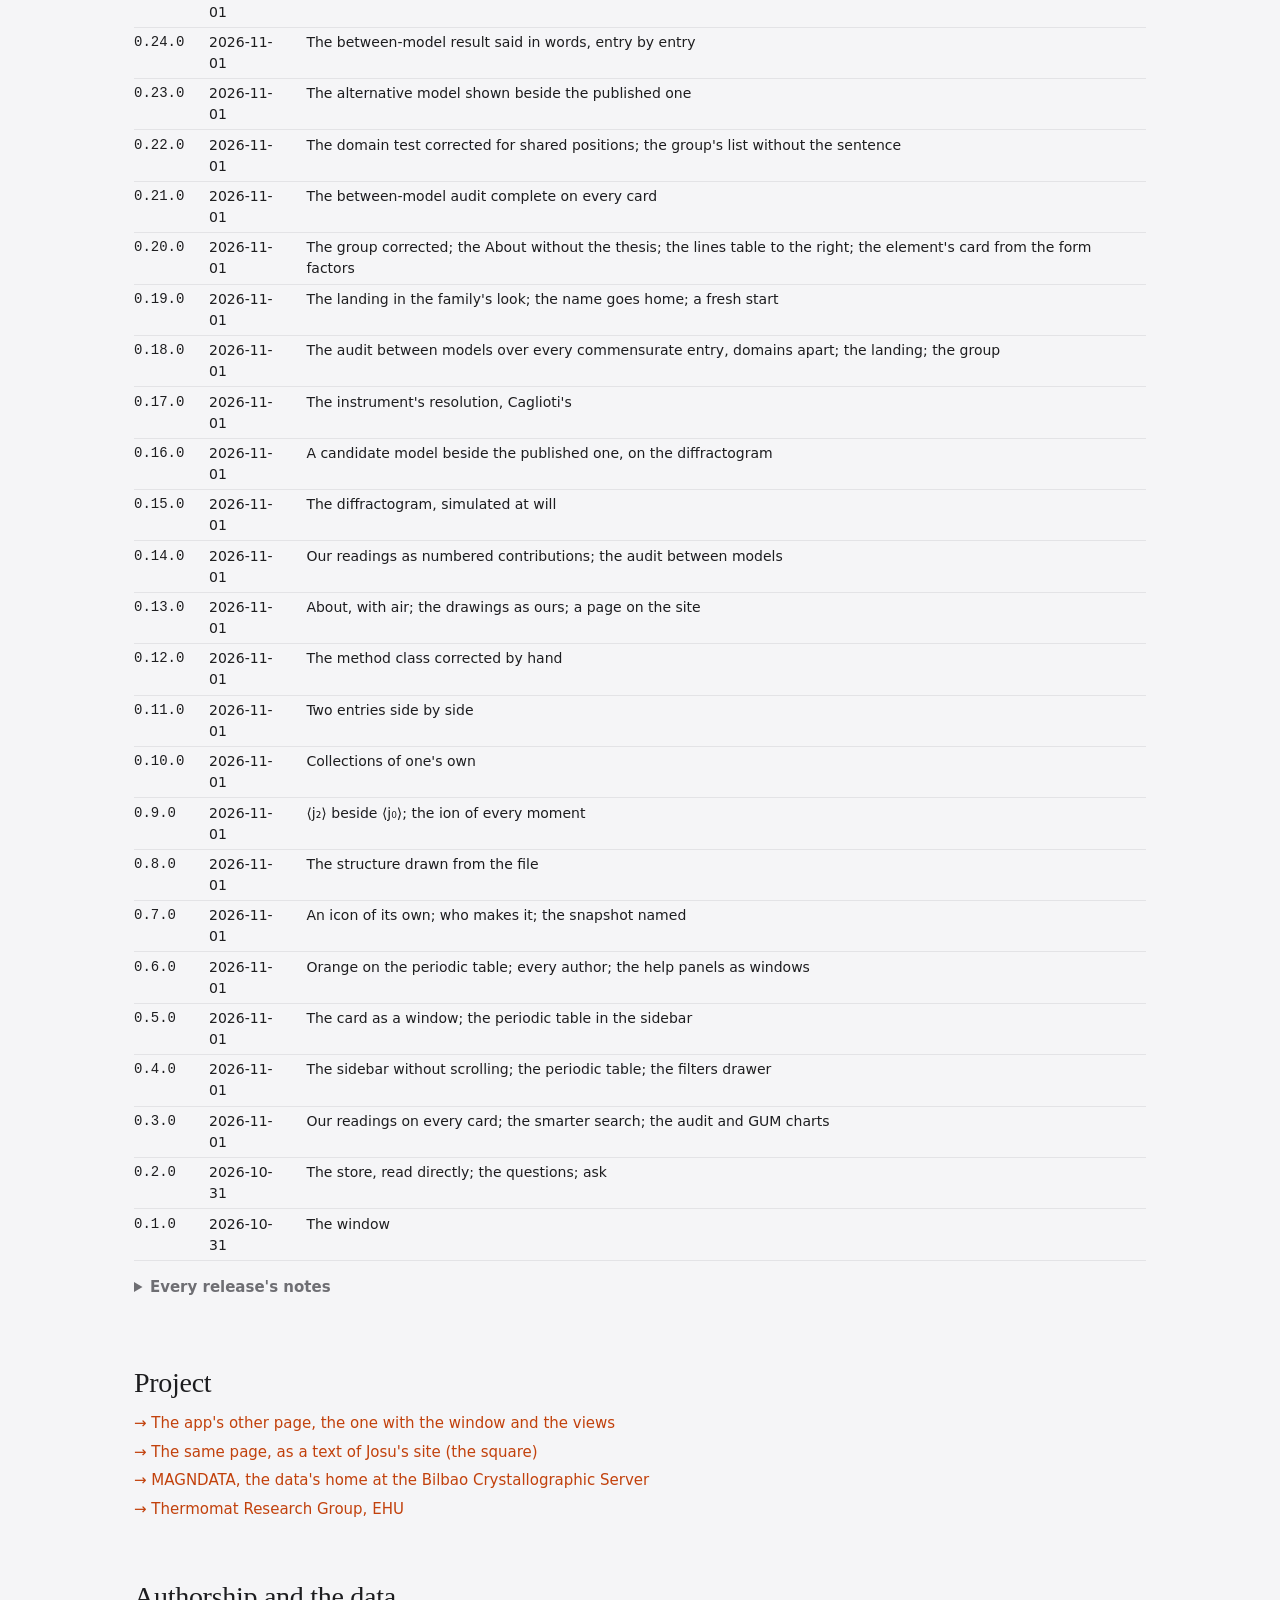
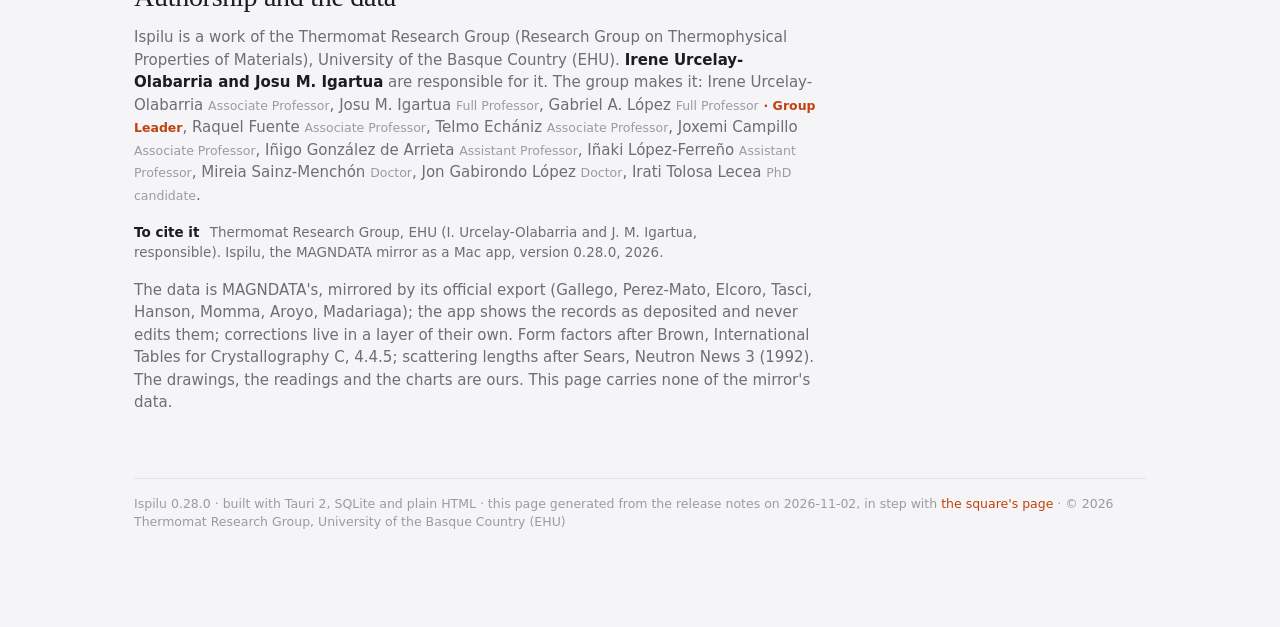
<file: classic/index.html>
<!doctype html>
<html lang="en">
<head>
<meta charset="utf-8">
<meta name="viewport" content="width=device-width,initial-scale=1">
<title>Ispilu — the MAGNDATA mirror as a Mac app</title>
<meta name="description" content="Ispilu, mirror in Basque: the published magnetic structures of MAGNDATA browsed offline on a Mac, with our own readings beside each entry: the structure drawn, the diffractogram simulated, and which alternative models a powder pattern cannot tell from the published one.">
<meta name="color-scheme" content="light dark">
<link rel="icon" type="image/png" href="favicon.png">
<link rel="apple-touch-icon" href="favicon.png">
<meta property="og:type" content="website">
<meta property="og:title" content="Ispilu — the MAGNDATA mirror as a Mac app">
<meta property="og:description" content="The published magnetic structures of MAGNDATA, offline, with the thesis's readings beside each: drawn, simulated, computed, said in words.">
<meta property="og:image" content="https://jmigartua.github.io/ispilu/classic/shots/cmp.png">
<style>
:root{--ground:#F5F5F7;--panel:#FFFFFF;--ink:#1D1D1F;--ink2:#6E6E73;--ink3:#9A9CA3;--line:#E3E3E6;--pick:#C2410C;--ours:#2F6B5A;--serif:"Iowan Old Style",Palatino,"Palatino Linotype",Georgia,serif;--sys:-apple-system,BlinkMacSystemFont,"SF Pro Text",system-ui,"Segoe UI",sans-serif;--mono:ui-monospace,"SF Mono",Menlo,Consolas,monospace}
@media (prefers-color-scheme: dark){:root:not([data-theme="light"]){--ground:#1E1F24;--panel:#26272D;--ink:#F2F2F4;--ink2:#A6A7AD;--ink3:#6E7076;--line:#35363D;--pick:#FB923C;--ours:#7FC4B3}}
:root[data-theme="dark"]{--ground:#1E1F24;--panel:#26272D;--ink:#F2F2F4;--ink2:#A6A7AD;--ink3:#6E7076;--line:#35363D;--pick:#FB923C;--ours:#7FC4B3}
*{box-sizing:border-box} body{margin:0;background:var(--ground);color:var(--ink);font-family:var(--sys);line-height:1.5;font-size:15px}
.wrap{max-width:1060px;margin:0 auto;padding:48px 24px 96px}
header.doc .kicker{font-size:12px;letter-spacing:.08em;text-transform:uppercase;color:var(--ink2);display:flex;align-items:center;gap:10px} header.doc .kicker img{width:28px;height:28px;border-radius:7px}
header.doc h1{font-family:var(--serif);font-weight:500;font-size:44px;line-height:1.1;margin:8px 0 10px;text-wrap:balance;letter-spacing:-.01em}
header.doc .lede{font-size:17px;color:var(--ink2);max-width:62ch;margin:0 0 18px}
.dlrow{display:flex;align-items:center;gap:14px;margin:18px 0 22px;flex-wrap:wrap} .dlbtn{display:inline-block;background:var(--ink);color:var(--ground);text-decoration:none;font-weight:600;font-size:15px;padding:10px 22px;border-radius:10px} .dlbtn:hover{opacity:.85} .dlnote{font-size:12.5px;color:var(--ink3);max-width:52ch}
.stats{display:flex;gap:28px;flex-wrap:wrap;margin:6px 0 40px;padding:16px 0;border-top:1px solid var(--line);border-bottom:1px solid var(--line)} .stats div{min-width:120px} .stats b{display:block;font-family:var(--serif);font-size:28px;font-weight:500;line-height:1.1} .stats span{font-size:12.5px;color:var(--ink2)}
section{margin:0 0 56px} section h2{font-family:var(--serif);font-weight:500;font-size:28px;margin:0 0 8px;letter-spacing:-.01em} section h2 .n{display:inline-block;min-width:26px;color:var(--ink3);font-family:var(--mono);font-size:14px;vertical-align:middle;margin-right:4px}
section > p{max-width:72ch;color:var(--ink2);margin:0 0 16px} section p b{color:var(--ink)}
figure{margin:0;background:var(--panel);border:1px solid var(--line);border-radius:12px;padding:8px;box-shadow:0 10px 30px rgba(0,0,0,.08)} figure img{display:block;width:100%;height:auto;border-radius:6px}
ul.features{columns:2;column-gap:36px;padding-left:18px;max-width:none} ul.features li{break-inside:avoid;margin:0 0 8px;color:var(--ink2)} ul.features li b{color:var(--ink)} @media (max-width:720px){ul.features{columns:1}}
table.versions{border-collapse:collapse;margin:.5em 0 1em;width:100%} table.versions td,table.versions th{text-align:left;padding:.3em 1.2em .3em 0;border-bottom:1px solid var(--line);font-size:14px;vertical-align:top} table.versions th{color:var(--ink2);font-weight:600} table.versions td.v{font-family:var(--mono)}
.notes h3{font-size:17px;margin:28px 0 6px} .notes .m{color:var(--ink3);font-weight:400;font-size:13px} .notes p{color:var(--ink2);max-width:80ch;margin:0 0 8px} .notes .k{font-weight:600;color:var(--ink);margin:10px 0 2px} .notes ul{margin:0 0 8px;padding-left:20px;color:var(--ink2);max-width:80ch}
section.lemma{background:color-mix(in srgb,var(--pick) 8%,var(--ground));border:1px solid color-mix(in srgb,var(--pick) 25%,var(--line));border-radius:14px;padding:24px 28px 20px;margin:-16px 0 48px} section.lemma p .n{font-weight:600;color:var(--pick);font-variant-numeric:tabular-nums} section.lemma .kicker{font-size:12px;font-weight:600;letter-spacing:.08em;text-transform:uppercase;color:var(--pick);margin-bottom:10px} section.lemma p{font-family:var(--serif);font-size:20px;line-height:1.4;max-width:62ch;color:var(--ink);margin:0 0 10px} section.lemma p.foot{font-family:var(--sys);font-size:12.5px;color:var(--ink3);margin:10px 0 0}
.links a{display:block;margin:0 0 6px} #credits .role{color:var(--ink3);font-size:12.5px} #credits .lead{color:var(--pick);font-size:12.5px;font-weight:600} #credits .cite{font-size:13.5px;color:var(--ink2)} #credits .cite .k{font-weight:600;color:var(--ink);margin-right:6px} a{color:var(--pick);text-decoration:none} a:hover{text-decoration:underline} code{font-family:var(--mono);font-size:.92em}
footer{margin-top:64px;padding-top:16px;border-top:1px solid var(--line);font-size:12.5px;color:var(--ink3)}
details.notes summary{cursor:pointer;font-weight:600;color:var(--ink2);margin:8px 0}
</style>
</head>
<body>
<div class="wrap">
<header class="doc">
<div class="kicker"><img src="favicon.png" alt="">Ispilu · a Mac app for MAGNDATA, the database of published magnetic structures</div>
<h1>The published magnetic structures, offline, with our readings beside each</h1>
<p class="lede"><i>Ispilu</i>, “mirror” in Basque, is a mirror of <a href="https://cryst.ehu.es/magndata/">MAGNDATA</a>, the Bilbao Crystallographic Server's collection of published magnetic structures, as a Mac app that needs no server and no network; and, on every entry's card, a second layer of our own: the structure drawn, the diffractogram simulated, and which other magnetic models a powder neutron pattern cannot tell from the published one.</p>
<div class="dlrow"><span class="dlbtn" title="Shared by the authors">Ispilu 0.28.0 for the Mac</span><span class="dlnote">the app is shared by its authors for the moment, not downloaded from here; the sources, the mirror and the readings stay private · zip, unsigned: the first time, right-click ▸ Open</span></div>
<div class="stats"><div><b>2488</b><span>published magnetic structures, MAGNDATA snapshot 2026-10-25</span></div><div><b>2244</b><span>entries with the between-model reading</span></div><div><b>193</b><span>whose published model a powder pattern cannot tell from another</span></div><div><b>28</b><span>releases since 2026-10-31</span></div></div>
</header>

<section class="lemma"><div class="kicker">What the mirror says today · snapshot 2026-10-25</div><p>MAGNDATA holds <b class="n">2488</b> published magnetic structures, <b class="n">1957–2026</b>, from <b class="n">1583</b> papers. <b class="n">79</b> % of them rest on a powder neutron pattern alone, and <b class="n">403</b> admit a doubt in their own remarks.</p><p>For <b class="n">2244</b> of the <b class="n">2254</b> commensurate structures we have asked what that pattern can tell. In <b class="n">193</b> the published model has a twin: another magnetic group with the same powder pattern, which nothing in the pattern separates. In <b class="n">65</b> more the two are barely apart.</p><p>Those <b class="n">193</b> structures are choices the data did not make. New measurements would decide them: a single crystal, polarised neutrons, a field. So would knowledge the pattern does not carry but the field already has: the symmetry of the family and the members of it already settled, the physics a moment must obey, and a refinement that weighs that knowledge together with the pattern, not the pattern alone.</p><p class="foot">Computed from the mirror and our readings at every release; the sentences change as the readings can say more.</p></section>

<section id="s-start"><h2><span class="n">1</span>The start</h2><p>The question the app serves, the people, the ways in, the last release. The name and the icon at the top left bring it back; <i>Start fresh</i> clears every selection, filter and search.</p><figure><img src="shots/start.png" alt="The start" loading="lazy"></figure></section>
<section id="s-entry"><h2><span class="n">2</span>The table and the card</h2><p>Every published magnetic structure of MAGNDATA in one table: label, formula, parent, magnetic group, k, irreps, method, temperatures. The card, in the inspector, in two parts: <i>As deposited</i>, MAGNDATA's record untouched, and <i>Our readings</i>, numbered, what we draw, simulate and compute on that entry.</p><figure><img src="shots/entry.png" alt="The table and the card" loading="lazy"></figure></section>
<section id="s-periodic"><h2><span class="n">3</span>The periodic table</h2><p>The magnetic elements chosen on a periodic table, small in the sidebar and large under the mouse, lit for the elements present within the selection; a click selects, ⌘-click adds, a right-click opens the element's card with its neutron form factors and scattering lengths.</p><figure><img src="shots/periodic.png" alt="The periodic table" loading="lazy"></figure></section>
<section id="s-filters"><h2><span class="n">4</span>The filters</h2><p>A drawer of finer criteria after the ICSD's: the formula's elements, the magnetic sites, the year, an author, the journal, the temperatures, the programs and techniques the remarks mention, the crystal system, the moments, our readings. Every selection is a sentence of chips, and the table can be kept as a collection.</p><figure><img src="shots/filters.png" alt="The filters" loading="lazy"></figure></section>
<section id="s-cmp"><h2><span class="n">5</span>Between models, said in words</h2><p>The reading MAGNDATA does not carry: for every commensurate entry, every magnetic model the symmetry of its cell allows, each fitted to the published pattern. The card shows the published model and the nearest alternative side by side, names the domains, and says the verdict in words: a structural non-identifiability when another model gives the same powder pattern, a practical one when it is barely told apart, or the pattern determining the model.</p><figure><img src="shots/cmp.png" alt="Between models, said in words" loading="lazy"></figure></section>
<section id="s-lines"><h2><span class="n">6</span>The diffractogram, simulated at will</h2><p>The forward model on the entry's structure: wavelength, range, the width constant or Caglioti's, the moments scaled, nuclear and magnetic apart, the strongest lines named by hkl; a candidate model of the audit drawn dashed over the published pattern; the profile copied as CSV.</p><figure><img src="shots/lines.png" alt="The diffractogram, simulated at will" loading="lazy"></figure></section>
<section id="s-structure"><h2><span class="n">7</span>The structure drawn</h2><p>The magnetic cell from the file, atoms and moments as arrows, turned and zoomed in a window of its own, a still on the card.</p><figure><img src="shots/structure.png" alt="The structure drawn" loading="lazy"></figure></section>
<section id="s-compare"><h2><span class="n">8</span>Two entries side by side</h2><p>The same compound at another temperature, another model, or any two entries: one table with the entries as columns, the differing rows marked; only what differs, if you like.</p><figure><img src="shots/compare.png" alt="Two entries side by side" loading="lazy"></figure></section>

<section id="what"><h2>What it does</h2><ul class="features"><li><b>Every published magnetic structure of MAGNDATA, offline.</b> The 2488 entries of the snapshot, with their symmetry, moments, irreps, papers and remarks, in a window that needs no server and no network.</li><li><b>Collections with counts</b> in the sidebar, as pop-up rows that never scroll: families, experimental methods, the magnetic elements on a periodic table, the entries whose remarks carry a word of doubt, our readings. One click selects only that collection; ⌘-click combines.</li><li><b>The periodic table and the element&#x27;s card</b>: the magnetic element chosen on the table; a right-click on any element opens its card, the neutron tables (coherent scattering length, the form-factor coefficients of its ions and their curves) and what the snapshot holds for it, with the entries one click away.</li><li><b>The filters drawer</b>: a vertical tab at the right of the table opens a panel of criteria in sections, after the ICSD&#x27;s search: the elements the formula contains, the number of magnetic sites; year, first author, journal; the ordering and measuring temperatures, the programs and techniques the remarks mention; the parent&#x27;s crystal system; and, under a rule and in moss, the thesis&#x27;s own readings. Every criterion is a chip above the table.</li><li><b>Facets and search</b>: parent group, BNS group, irrep direction type, number of irreps, k-maximality; the search understands element symbols (La Mn O), formulas with or without spaces (LaMnO3, lamn), labels, authors and words, and ranks the matches.</li><li><b>The entry&#x27;s card</b> in the inspector, in two sub-cards: <i>As deposited</i>, MAGNDATA&#x27;s record (paper and DOI, parent and magnetic group, propagation or modulation vector, temperatures, cell, irreps with role and direction, moments along the crystal axes, the remarks marked when they admit a doubt); and <i>Our readings</i>, in moss, our layer on that entry (below), as numbered contributions: the structure drawn by us from the file, the form factors of the ions we assume, and what the forward model computed, the uncertainties, the audit within the model, the rotations, the tests, the audit between models (version 1: the colourings of the magnetic cell&#x27;s family group as candidate models, every commensurate entry, whether the pattern tells the published one from them), and the diffractogram simulated by the forward model, the nuclear profile in graphite and the magnetic in orange.</li><li><b>The diffractogram, at will</b>: <i>Simulate…</i> on the card (⇧⌘P) opens the forward model in a window of its own: the wavelength, the 2θ range, the peak width (constant, or Caglioti&#x27;s U V W as a refinement program reports them), the moments scaled from zero to twice the published, nuclear or magnetic or both, √I, the strongest lines named by hkl, the profile copied as CSV. The paper&#x27;s wavelength is offered when the remarks give it or name an instrument; otherwise the model&#x27;s 2.4 Å. The model is the thesis&#x27;s version 0, in the window the same recipe as in Python, checked line against line. <i>Beside a candidate model</i> lists the magnetic models the parent&#x27;s colourings allow (the audit between models) and draws the chosen one&#x27;s magnetic pattern dashed in moss over the published one, with the distance between the two: the picture of why the pattern tells two models apart, or cannot.</li><li><b>Our readings, per entry</b>: the deposited uncertainties as the GUM reads them, the audit of the published model in the forward model (which of its parameters the powder pattern sees at first order, which only at second order, the weakest seen direction, the weakly seen parameters by name), the rigid rotations of every moment about a, b and c and which of them leave the pattern unchanged, and the result of each test run on the entry against FullProf or the diagnostic. A switch above the card shows either layer or both; a moss dot in the table marks the entries that carry readings; the sidebar selects by them.</li><li><b>One step to the source</b>: the entry at the Bilbao server (⌘↩), the paper by its DOI (⌥⌘↩), from the card, the Entry menu or the right-click menu.</li><li><b>Copy and export</b>: the label (⇧⌘C), the card as text, the filtered list as CSV (⇧⌘E).</li><li><b>Statistics</b>: the collection in numbers, the same figures as the thesis site.</li><li><b>A Mac app in the house style</b>: the title bar the app&#x27;s own, the system&#x27;s context menu, light and dark, graphite accent, dividers that drag, the layout and the filters remembered, Settings with panes, What&#x27;s New, this manual, ideas noted from inside.</li><li><b>The structure drawn from the file</b>: on the card, a still of the magnetic cell with the atoms by element and the moments as orange arrows; <i>Draw the structure</i> (⌘D) opens it in a window of its own, to rotate, zoom, look along a, b or c, show all atoms or the magnetic only, the parent cell dashed where the file gives the transformation, the site labels, the arrows&#x27; scale; a click on a site follows its orbit. The atoms are generated from the file&#x27;s independent sites by the file&#x27;s own magnetic operations, the moments carried as axial vectors with the time-reversal sign; nothing beyond the file is computed. Incommensurate structures are not drawn yet.</li><li><b>Collections of one&#x27;s own</b>: a named set of entries kept by hand. <i>Keep…</i> on the card (⇧⌘K) puts the entry in a collection or takes it out; <i>Keep the table as a collection…</i> in the sidebar keeps what the table shows. Each collection is a row of the sidebar&#x27;s <i>Kept</i> group with its count: a click shows its entries, ⌘-click combines, ✕ deletes, right-click opens its menu (the labels or the entries as CSV copied, rename, the file in Finder, delete). Kept in your Library, in collections.json.</li><li><b>Two entries side by side</b>: <i>Compare…</i> on the card (⌥⌘D) offers the entry selected before and the other entries of the same compound, by temperature; the two open in a window of their own as one table, the entries as columns, every row of the record and of our readings, the differing rows marked (ochre for the record, moss for ours), the structures drawn, <i>only what differs</i> to hide the rest.</li><li><b>The method corrected by hand</b>: the method on the card is the mirror&#x27;s heuristic reading of the file&#x27;s comments; <i>correct…</i> beside it offers the eight classes and asks a line of reason. The note is kept in your Library (curation.json), shown at once as &quot;noted here, not yet in the project&quot;, and the sidebar&#x27;s counts follow; <code>magdata/tools/curation_from_app.py</code> brings the notes into the project&#x27;s curation, after which the class reads &quot;corrected by hand&quot;. The mirror&#x27;s column is never edited.</li></ul></section>

<section id="versions"><h2>Versions</h2><table class="versions"><tr><th>version</th><th>date</th><th></th></tr><tr><td class="v">0.28.0</td><td>2026-11-02</td><td>The group&#x27;s list in two clean columns; Gabriel A. López, Full Professor and Group Leader</td></tr><tr><td class="v">0.27.0</td><td>2026-11-01</td><td>The lemma&#x27;s third sentence, and its numbers marked</td></tr><tr><td class="v">0.26.0</td><td>2026-11-01</td><td>The lemma, what the mirror says today, on every face</td></tr><tr><td class="v">0.25.0</td><td>2026-11-01</td><td>The credit, the way papers give it</td></tr><tr><td class="v">0.24.0</td><td>2026-11-01</td><td>The between-model result said in words, entry by entry</td></tr><tr><td class="v">0.23.0</td><td>2026-11-01</td><td>The alternative model shown beside the published one</td></tr><tr><td class="v">0.22.0</td><td>2026-11-01</td><td>The domain test corrected for shared positions; the group&#x27;s list without the sentence</td></tr><tr><td class="v">0.21.0</td><td>2026-11-01</td><td>The between-model audit complete on every card</td></tr><tr><td class="v">0.20.0</td><td>2026-11-01</td><td>The group corrected; the About without the thesis; the lines table to the right; the element&#x27;s card from the form factors</td></tr><tr><td class="v">0.19.0</td><td>2026-11-01</td><td>The landing in the family&#x27;s look; the name goes home; a fresh start</td></tr><tr><td class="v">0.18.0</td><td>2026-11-01</td><td>The audit between models over every commensurate entry, domains apart; the landing; the group</td></tr><tr><td class="v">0.17.0</td><td>2026-11-01</td><td>The instrument&#x27;s resolution, Caglioti&#x27;s</td></tr><tr><td class="v">0.16.0</td><td>2026-11-01</td><td>A candidate model beside the published one, on the diffractogram</td></tr><tr><td class="v">0.15.0</td><td>2026-11-01</td><td>The diffractogram, simulated at will</td></tr><tr><td class="v">0.14.0</td><td>2026-11-01</td><td>Our readings as numbered contributions; the audit between models</td></tr><tr><td class="v">0.13.0</td><td>2026-11-01</td><td>About, with air; the drawings as ours; a page on the site</td></tr><tr><td class="v">0.12.0</td><td>2026-11-01</td><td>The method class corrected by hand</td></tr><tr><td class="v">0.11.0</td><td>2026-11-01</td><td>Two entries side by side</td></tr><tr><td class="v">0.10.0</td><td>2026-11-01</td><td>Collections of one&#x27;s own</td></tr><tr><td class="v">0.9.0</td><td>2026-11-01</td><td>⟨j₂⟩ beside ⟨j₀⟩; the ion of every moment</td></tr><tr><td class="v">0.8.0</td><td>2026-11-01</td><td>The structure drawn from the file</td></tr><tr><td class="v">0.7.0</td><td>2026-11-01</td><td>An icon of its own; who makes it; the snapshot named</td></tr><tr><td class="v">0.6.0</td><td>2026-11-01</td><td>Orange on the periodic table; every author; the help panels as windows</td></tr><tr><td class="v">0.5.0</td><td>2026-11-01</td><td>The card as a window; the periodic table in the sidebar</td></tr><tr><td class="v">0.4.0</td><td>2026-11-01</td><td>The sidebar without scrolling; the periodic table; the filters drawer</td></tr><tr><td class="v">0.3.0</td><td>2026-11-01</td><td>Our readings on every card; the smarter search; the audit and GUM charts</td></tr><tr><td class="v">0.2.0</td><td>2026-10-31</td><td>The store, read directly; the questions; ask</td></tr><tr><td class="v">0.1.0</td><td>2026-10-31</td><td>The window</td></tr></table>
<details class="notes"><summary>Every release's notes</summary><h3 id="v0-28-0">0.28.0 · The group&#x27;s list in two clean columns; Gabriel A. López, Full Professor and Group Leader <span class="m">2026-11-02</span></h3><p>Josu, on the About: the members in two columns as now, but each name and role on one line; Gabriel A. López as Full Professor, with &quot;Group Leader&quot; in the orange.</p><p class="k">Changed</p><ul><li>&quot;The About&#x27;s list of the group is a two-column grid with each name and its role on one line; the window a little wider (680 × 720) so that the longest line fits. Gabriel A. López: Full Professor, and the group&#x27;s lead marked in the orange beside the role, there, on the start page and on the app&#x27;s page (GROUP.yml carries a `lead` field).&quot;</li></ul>
<h3 id="v0-27-0">0.27.0 · The lemma&#x27;s third sentence, and its numbers marked <span class="m">2026-11-01</span></h3><p>Josu, on the app&#x27;s page: the tinted background is good; a visual separation for the sentences that carry data; and the third sentence should say, without naming the thesis, what is in our hands besides new measurements, since we will not measure but we can say how and where to look, and the refinement in another form is ours. The numbers in the lemma are now marked in the accent on every face, and the third sentence says that knowledge the pattern does not carry would decide the twins too: the symmetry of the family and the members of it already settled, the physics a moment must obey, and a refinement that weighs that knowledge together with the pattern.</p><p class="k">Changed</p><ul><li>&quot;The lemma&#x27;s numbers in bold accent (tabular figures) on the start page, in the About, on the mother site and on both pages; the app&#x27;s page lays the lemma on the tint, as the start page does.&quot;</li><li>&quot;The third sentence of the lemma (magdata/lemma.yml), as above.&quot;</li></ul>
<h3 id="v0-26-0">0.26.0 · The lemma, what the mirror says today, on every face <span class="m">2026-11-01</span></h3><p>Josu: a hook sentence, a lemma, not the features but the information under them, what the collection and our readings let us say at its current state; evolving as the readings can say more; on the mother site and its public edition, in the app and on the app&#x27;s page, synced whenever it changes. Done: the sentences live in one file, magdata/lemma.yml, with the numbers as placeholders; tools/lemma.py fills them from the store and the thesis database at every build and release; every face reads the result.</p><p class="k">Added</p><ul><li>&quot;The start page carries the lemma under the question, in serif on the orange tint, with the snapshot it speaks of; the About carries it too. Today it says: 2488 published magnetic structures, 79 % on a powder pattern alone, 403 admitting a doubt; of 2244 commensurate ones audited, 193 whose published model has a twin a powder pattern cannot separate, 65 more barely apart; those 193 deserve a second look.&quot;</li><li>&quot;The same sentences, from the same file, on the mother site&#x27;s home and its public edition, on the app&#x27;s own page and on the square&#x27;s text; `npm run site` and the site&#x27;s build refresh them.&quot;</li></ul>
<h3 id="v0-25-0">0.25.0 · The credit, the way papers give it <span class="m">2026-11-01</span></h3><p>Josu: Irene and he responsible for the project, the work by the group, everyone included. Done the way a paper does it: the group is the author, two people are responsible, nobody is ranked. The wording lives in one place, GROUP.yml, and every face reads it.</p><p class="k">Changed</p><ul><li>&quot;The About: \&quot;Ispilu is a work of the Thermomat Research Group (Research Group on Thermophysical Properties of Materials), University of the Basque Country (EHU).\&quot; Irene Urcelay-Olabarria and Josu M. Igartua, responsible for it; \&quot;The group makes it:\&quot; the eleven names with their roles, in the staff page&#x27;s order; a line to cite it (the group as author, the two responsible named, the version and the year); the copyright the group&#x27;s.&quot;</li><li>&quot;The start page says the same in one line, and in full under \&quot;The group\&quot;; the manual&#x27;s first line, the square&#x27;s text and the app&#x27;s page say it too, from the same file.&quot;</li></ul>
<h3 id="v0-24-0">0.24.0 · The between-model result said in words, entry by entry <span class="m">2026-11-01</span></h3><p>Josu, on 0.23.0&#x27;s table: &quot;that is what makes sense to say as the result of the calculations&quot;; the complete meaning and interpretation should be on the card, one of the big results of ours that MAGNDATA does not carry. Now every entry&#x27;s Between models block ends with the meaning in words, generated from its own numbers.</p><p class="k">Added</p><ul><li>&quot;Three paragraphs under the table, in the moss wash: what the numbers say (the colourings, the candidate models, the fit); the domains, if any, with the lost operation that makes each and why they are not alternatives; the verdict: a structural non-identifiability when another candidate reproduces the pattern (how the two models differ: the same moments turned in the plane perpendicular to c with the angles from a, or reversed on a site, or with other lengths; what cuts it: a single crystal, polarised neutrons, a field, a second probe), a practical one when the nearest is under 5 % away, or the pattern determining the published model among the models this cell&#x27;s symmetry allows, with model adequacy named as the question outside the test.&quot;</li></ul>
<h3 id="v0-23-0">0.23.0 · The alternative model shown beside the published one <span class="m">2026-11-01</span></h3><p>Josu, on the card of NdPt6Al3 (0.1043): the block said &quot;1 alternative the pattern cannot tell from the published model&quot; and gave its primed operations, but never showed the alternative itself. Now the block lays the two models side by side, site by site, with the angle between their moments, says in words whether the patterns coincide, and a button overlays the alternative on the diffractogram.</p><p class="k">Added</p><ul><li>&quot;Between models, on the card: a table of the published model and the nearest alternative, moments along the crystal axes as the file writes them, |m|, and the angle between the two moments on each site; the operations each model primes; the distance in words (\&quot;the two patterns coincide\&quot;, \&quot;differ by x %, barely\&quot;, \&quot;the nearest alternative differs by x %\&quot;).&quot;</li><li>&quot;\&quot;Overlay the alternative on the diffractogram\&quot;: the diffractogram window opens with that candidate drawn dashed over the published pattern (or, if open, switches to it).&quot;</li><li>&quot;The domains of the published model named on the card, each with the lost operation that carries the model onto it.&quot;</li></ul><p class="k">Changed</p><ul><li>&quot;The export carries the nearest alternative&#x27;s index and each candidate&#x27;s domain flag (bm[8], bc[7]).&quot;</li></ul>
<h3 id="v0-22-0">0.22.0 · The domain test corrected for shared positions; the group&#x27;s list without the sentence <span class="m">2026-11-01</span></h3><p>Josu asked for a worked example of the between-model audit, and the example, FeMn2O4 (0.1011), exposed a fault: Fe and Mn share one position, and the domain test carried only the first atom at each position, so a domain of the published model was counted as a genuine alternative. Version 1.4 of the audit carries every atom of a position; the whole table recomputed, bundled here. The group&#x27;s list drops the sentence under Iñigo González de Arrieta&#x27;s name.</p><p class="k">Changed</p><ul><li>&quot;Reading \&quot;Between models\&quot; recomputed for every entry (audit version 1.4): 62 entries have two magnetic elements on one position, and 21 of them had a domain counted as a genuine alternative.&quot;</li><li>&quot;The About and the start page list the group&#x27;s members by name and role only.&quot;</li></ul>
<h3 id="v0-21-0">0.21.0 · The between-model audit complete on every card <span class="m">2026-11-01</span></h3><p>The thesis database bundled in this release carries the between-model audit for every commensurate entry with a moment, 2244 of 2253: the multi-k entries and the other families join, and the entries whose groups had stalled version 1.2. Version 1.3 of the audit builds the quadratic form from one structure factor per parameter, the same numbers to rounding, hundreds of times faster. The nine entries left are file faults, which the card says plainly.</p><p class="k">Changed</p><ul><li>&quot;Reading 8, \&quot;Between models\&quot;, on the card of every commensurate entry with a moment; the sidebar&#x27;s twin readings (an alternative the pattern cannot tell, barely told apart) count over the whole collection.&quot;</li><li>&quot;The diffractogram window offers the candidate models for multi-k entries too.&quot;</li></ul>
<h3 id="v0-20-0">0.20.0 · The group corrected; the About without the thesis; the lines table to the right; the element&#x27;s card from the form factors <span class="m">2026-11-01</span></h3><p>Josu&#x27;s corrections of 1 November: Leire Usategui is no longer a member of the group, Mireia Sainz-Menchón and Jon Gabirondo López are doctors, Irati Tolosa Lecea is a PhD candidate; the About window drops its references to the thesis, the co-supervisors&#x27; label among them; the diffractogram window&#x27;s table of lines can sit to the right of the chart, with buttons to arrange the panels; and the form factors on the card open the element&#x27;s card again, large, in a window of its own.</p><p class="k">Added</p><ul><li>&quot;The diffractogram window: \&quot;lines below\&quot;, \&quot;to the right\&quot;, \&quot;hidden\&quot; arrange the table of the strongest lines; remembered in the settings; the chart redraws to the space it gets.&quot;</li><li>&quot;The tips on hover (Josu&#x27;s image: two tooltips at once, ours and the WebView&#x27;s, and the tip covering the menu it explained): the control&#x27;s title moves to our own tip on first hover, so the WebView never shows its second one; a press anywhere hides the tip at once; it waits 0.7 s; ⌥⌘T switches the tips on and off (View ▸ Explain Controls on Hover; Settings ▸ Chrome), and every tip says so.&quot;</li><li>&quot;The form factors block on the entry&#x27;s card: one button per element (\&quot;Fe&#x27;s card\&quot;) opening the element&#x27;s card in a window of its own, with the form factors large, the coefficients, the scattering lengths and the ions.&quot;</li></ul><p class="k">Changed</p><ul><li>&quot;The group, as Josu corrected it: Leire Usategui out; Mireia Sainz-Menchón and Jon Gabirondo López as doctors; Irati Tolosa Lecea, PhD candidate; the About and the start page say \&quot;corrected 2026-11-01\&quot; beside the staff page&#x27;s date.&quot;</li><li>&quot;The About: Ispilu is the working face of a question, not of a thesis proposal; the authors without the co-supervisors&#x27; label; the drawings, readings and charts \&quot;ours\&quot;. The start page says \&quot;our readings\&quot; the same way.&quot;</li></ul>
<h3 id="v0-19-0">0.19.0 · The landing in the family&#x27;s look; the name goes home; a fresh start <span class="m">2026-11-01</span></h3><p>Josu, on 0.18.0&#x27;s landing: not so crowded with text, the content kept, the aspect of the website with the family design kit; a way back to the landing from the background; the name at the top left, with the icon, going to the landing; and a button to reset the last selection and start fresh.</p><p class="k">Added</p><ul><li>&quot;The name and the icon at the top left are a button to the start page; the views other than the table carry a crumb, \&quot;‹ The start\&quot; and \&quot;The list\&quot;; the sidebar&#x27;s row stays.&quot;</li><li>&quot;Start fresh (the arrow in the toolbar, and on the start page): nothing selected, no filter, no search, the drawer closed, the sort by label; the collections and the corrections are kept.&quot;</li></ul><p class="k">Changed</p><ul><li>&quot;The start page in the family kit&#x27;s look, its two typefaces bundled: the question as the headline in serif, the people under it, the ways in as quick links, three tiles (the entries, the entries with readings, the releases), one band for the last release, and what Ispilu does and the group folded under their heads; the content of 0.18.0&#x27;s landing, with air.&quot;</li></ul>
<h3 id="v0-18-0">0.18.0 · The audit between models over every commensurate entry, domains apart; the landing; the group <span class="m">2026-11-01</span></h3><p>Version 1.2 of the between-model audit: the candidate models are the colourings of the magnetic cell&#x27;s family group, the parent&#x27;s lost translations among its elements as anti-centrings, so the k ≠ 0 commensurate entries and the anti-centred k = 0 ones join the k = 0 ones; and a candidate that one of the parent&#x27;s lost operations maps the published model onto is a domain of that model, not an alternative, and is counted apart. The card and the sidebar read it for all of them, and the diffractogram&#x27;s window overlays any candidate. And two of Josu&#x27;s points: a landing in the central area, and the group listed.</p><p class="k">Added</p><ul><li>&quot;The landing (The start, in the sidebar&#x27;s Views; at launch unless the start page&#x27;s box or Settings ▸ General says otherwise): the icon, the name and the version, the thesis&#x27;s line, Go to the list, The manual, Release notes, The authors, The background, The questions; what is new in the last release; what the app does; the people and the group.&quot;</li><li>&quot;The Thermomat group&#x27;s members in the About window and on the landing, from app/GROUP.yml (the group&#x27;s staff page, 1 November 2026), Irene Urcelay-Olabarria and Josu M. Igartua first.&quot;</li><li>&quot;The domain test of the between-model audit: the nuclear symmetry of the magnetic cell is found from the atoms (the parent&#x27;s lost operations included); a candidate the pattern cannot tell from the published model that one of them carries the published model onto is a domain and is said so on the card, not counted as an alternative.&quot;</li><li>&quot;The between-model reading on every commensurate entry&#x27;s card (k = 0 and k ≠ 0); the two sidebar rows (an alternative the pattern cannot tell, one barely told apart) now count them all.&quot;</li><li>&quot;In the diffractogram&#x27;s window, the candidates of k ≠ 0 entries overlaid too: the colouring applied to the file&#x27;s operations and centrings; checked on 1.4, whose twin gives the published pattern in the window as in the audit.&quot;</li></ul><p class="k">Changed</p><ul><li>&quot;The card names the colourings as those of the magnetic cell&#x27;s family group; for k = 0 without anti-centring that is the parent&#x27;s point group, as before.&quot;</li></ul><p class="k">Known</p><ul><li>A published model whose moments depart from their own symmetry form fits its pattern imperfectly (0.1175, 1 %); the card will say so in a later release.</li></ul>
<h3 id="v0-17-0">0.17.0 · The instrument&#x27;s resolution, Caglioti&#x27;s <span class="m">2026-11-01</span></h3><p>The simulation&#x27;s peaks were one width everywhere. The model of record and the window now take Caglioti&#x27;s resolution function, U, V, W in degrees squared as a refinement program reports them, the width growing with the angle as an instrument&#x27;s does; the first of the paper&#x27;s values the records will carry (I22), typed by hand until then.</p><p class="k">Added</p><ul><li>&quot;Caglioti U V W in the diffractogram&#x27;s window, beside the constant FWHM: FWHM² = U tan²θ + V tan θ + W, floored at 0.01°; the bar reads the width at 20° and at 100°.&quot;</li><li>The same in the forward model (magdb/pattern.py, caglioti), the window&#x27;s port checked against it by the battery on GaFeO3.</li></ul><p class="k">Known</p><ul><li>The audit and the between-model audit keep the constant width (their distances compare models, not instruments).</li></ul>
<h3 id="v0-16-0">0.16.0 · A candidate model beside the published one, on the diffractogram <span class="m">2026-11-01</span></h3><p>The between-model audit now keeps each candidate&#x27;s fitted moments, and the diffractogram&#x27;s window draws a chosen candidate&#x27;s magnetic pattern dashed over the published one, with the distance between the two: why the powder pattern tells two colourings apart, or cannot, in a picture. And the prompt for reading the papers&#x27; experiments, a contribution of its own (idea I22), with its place in the curation layer.</p><p class="k">Added</p><ul><li>&quot;In the diffractogram&#x27;s window, \&quot;beside a candidate model\&quot;: every magnetic model of the parent&#x27;s colourings (audit version 1), with its primed operations and its distance; the chosen one&#x27;s magnetic pattern in moss, dashed, and the distance read on the current settings.&quot;</li><li>&quot;The export and the store carry each entry&#x27;s candidates with their fitted moments (bc); the audit keeps them (between_v1, m_cart) and runs again with --redo.&quot;</li><li>&quot;curation/experiments/PROMPT.md: the prompt that a reader follows to return, per measurement of a paper, the instrument, the wavelength, the range, the temperatures, the sample environment, the resolution function and the profile, the program, the R-factors, the refined moments, every value quoted with its place or \&quot;not stated\&quot;; curation/experiments.yml to hold the records.&quot;</li></ul><p class="k">Known</p><ul><li>The paper&#x27;s instrument is not yet offered from the records (none read yet); the window reads the remarks only.</li></ul>
<h3 id="v0-15-0">0.15.0 · The diffractogram, simulated at will <span class="m">2026-11-01</span></h3><p>Josu&#x27;s proposal: the powder diffractogram from the data, from the paper&#x27;s values where the file has them, and simulated at will. The forward model (version 0) is now in the window too, ported line for line from the model of record and checked against it, so that any Mac simulates any entry without Python: the diffractogram on the card as a still, and in a window of its own with the wavelength, the range, the width, the moments scaled, nuclear or magnetic or both, and the strongest lines named.</p><p class="k">Added</p><ul><li>&quot;The diffractogram as a contribution on the card: the nuclear profile in graphite and the magnetic in orange at the model&#x27;s defaults (2.4 Å, to 120°), the strongest magnetic lines named by hkl; Simulate… (Entry ▸ Simulate the Diffractogram, ⇧⌘P).&quot;</li><li>&quot;The diffractogram&#x27;s window (pattern.html, open_pattern): λ, 2θ range, FWHM, the moments scaled from 0 to twice the published, both/nuclear/magnetic, √I, the hkl labels, a hover readout, the ten strongest magnetic and nuclear lines, the profile copied as CSV.&quot;</li><li>&quot;The paper&#x27;s values: an explicit wavelength in the remarks is offered with one click; an instrument named there brings its usual wavelength; a time-of-flight instrument is said to have none; otherwise the model&#x27;s 2.4 Å. The files carry no wavelength tag: two remarks give one, twenty name an instrument.&quot;</li><li>The forward model in JavaScript (pattern.js), the same recipe as magdb/pattern.py; the battery compares the two on the sample entries (tools/export_patterns.py writes the Python profiles).</li></ul><p class="k">Known</p><ul><li>Incommensurate entries are not simulated (the model&#x27;s v0).</li><li>No Debye–Waller factor, resolution function, absorption or preferred orientation, as in the model of record; the simulation shows which lines move when a model moves, not an instrument&#x27;s pattern.</li></ul>
<h3 id="v0-14-0">0.14.0 · Our readings as numbered contributions; the audit between models <span class="m">2026-11-01</span></h3><p>Josu, on 0.13.0: a rule before our readings, a lighter wash, and the subsections separated so that the eye counts the contributions. And step 7 taken: the between-model audit, version 1, over the k = 0 entries, as a new reading on every card and two rows of the sidebar.</p><p class="k">Added</p><ul><li>&quot;The between-model reading on the card (audit version 1): the colourings of the parent group, how many are magnetic models, whether the powder pattern tells the published model from every alternative, cannot tell it from some, or barely can, and how far the nearest alternative is, with its primed operations; for the k = 0 entries the forward model computes.&quot;</li><li>&quot;Two rows of our readings in the sidebar and the drawer: an alternative model the pattern cannot tell; an alternative barely told apart (under 5 %).&quot;</li><li>The questions Q7H–Q7J, the audit between models in counting form.</li></ul><p class="k">Changed</p><ul><li>&quot;Our readings as numbered contributions, each its own block under a rule: the structure, the form factors, the uncertainties, the audit, the rotations, each test, the models between; the head counts them; a rule before the sub-card; the moss wash lighter.&quot;</li></ul><p class="k">Known</p><ul><li>Version 1 covers k = 0 only; the k ≠ 0 entries wait for the analysis of the star of k.</li></ul>
<h3 id="v0-13-0">0.13.0 · About, with air; the drawings as ours; a page on the site <span class="m">2026-11-01</span></h3><p>Josu, on 0.12.0: the About panel should breathe and appeal, say EHU alone, and link the group; the drawings and charts are ours and should appear as such on the card; and the app should have a page on his site with the description, the release notes, the versions and the download, to share with Irene.</p><p class="k">Added</p><ul><li>About Ispilu as a window of the app&#x27;s own (Ispilu ▸ About Ispilu), with the icon, the version, the thesis&#x27;s question, the two names, the Thermomat Research Group with its link, EHU, MAGNDATA with its link and its authors, the tables, the snapshot, the copyright.</li><li>&quot;The app&#x27;s page on the site, generated from the release notes by tools/site-page.py into the square as an unlisted text: the description, the download of the current version (a release of the private repository), what it does, the versions, every release&#x27;s notes; refreshed with each release by the same tool and the square&#x27;s go.&quot;</li><li>npm run copy makes the zip for a release; the release itself holds it (GitHub, private repository, v&lt;version&gt;).</li></ul><p class="k">Changed</p><ul><li>&quot;The structure drawn and the form factors of the assumed ions moved from \&quot;As deposited\&quot; to \&quot;Our readings\&quot;, under their own heads, \&quot;drawn by us from the file\&quot; and \&quot;the ions we assume\&quot;; what we computed follows under \&quot;Computed (the forward model, v0)\&quot;. The ion column stays in the deposited moments table.&quot;</li><li>EHU alone, not UPV/EHU, everywhere the app names the university.</li></ul><p class="k">Known</p><ul><li>The download asks for a GitHub account with access to the private repository until the publication is decided (D8, D18).</li></ul>
<h3 id="v0-12-0">0.12.0 · The method class corrected by hand <span class="m">2026-11-01</span></h3><p>The fifth of the next steps (idea 4). The experimental method of an entry is the ingest&#x27;s heuristic over the file&#x27;s comments; where it reads wrong, correct… beside it on the card notes the class by hand, with a line of reason. The note is kept in a file of the user&#x27;s, shown at once and marked; the project&#x27;s tool brings it into the curation layer, from which the store and the site carry it, marked &quot;corrected by hand&quot;. The mirror&#x27;s own column is never edited.</p><p class="k">Added</p><ul><li>&quot;correct… beside the method on the card: a menu of the eight classes with the current one checked, a line of reason asked; \&quot;noted here, not yet in the project\&quot; on the card until the correction reaches the curation; \&quot;Withdraw the note\&quot; in the menu; the sidebar&#x27;s method counts follow at once.&quot;</li><li>The corrections kept in ~/Library/Application Support/Ispilu/curation.json (curation_read, curation_write); magdata/tools/curation_from_app.py brings them into curation/methods.yml; derive.py applies them as d_entry.method_curated; the export and the store read the corrected class (m) beside the heuristic&#x27;s (mh) with a mark (mc).</li></ul><p class="k">Known</p><ul><li>The round trip needs the tool run and the data rebuilt (ecosystem/tools/build.py) for the correction to reach the site and the next bundle; until then the app shows it from its own file.</li></ul>
<h3 id="v0-11-0">0.11.0 · Two entries side by side <span class="m">2026-11-01</span></h3><p>The fourth of the next steps (idea 5). Compare… on the card offers the entry selected before and the other entries of the same compound, by temperature; the two open side by side in a window of their own, one table with the entries as columns, every row of the record and of our readings, the rows that differ marked, the two structures drawn.</p><p class="k">Added</p><ul><li>&quot;Compare… on the card (Entry ▸ Compare With…, ⌥⌘D): a menu with the entry selected before and the other entries of the same compound, each with its measuring temperature and magnetic group.&quot;</li><li>&quot;The comparison window (compare.html, open_compare): compound, family, paper, parent, magnetic group, k, irreps, method, temperatures, cell, atoms, moments per site, the structures drawn, remarks, the file; then our readings, uncertainties, audit, rotations, tests. A differing row is marked in ochre (the record) or moss (ours); \&quot;only what differs\&quot; hides the rest; the count of differing rows in the bar.&quot;</li></ul><p class="k">Changed</p><ul><li>The card&#x27;s action row wraps when the inspector is narrow (four buttons since 0.10.0, five now).</li></ul><p class="k">Known</p><ul><li>Two entries of different compounds compare as well; the structures are drawn, never marked as differing.</li></ul>
<h3 id="v0-10-0">0.10.0 · Collections of one&#x27;s own <span class="m">2026-11-01</span></h3><p>The third of the next steps (idea 3). A collection is a named set of entries kept by hand - the group&#x27;s cases, the audit&#x27;s sample, the entries of a paper - with a name, a number, a place in the sidebar, a ✕ and a right-click menu, as the conventions ask of anything the hand makes. Kept in a file of the user&#x27;s, exported as a list of labels or as CSV.</p><p class="k">Added</p><ul><li>&quot;The sidebar&#x27;s Kept group: each collection a row with its count; click shows its entries (and combines with the other groups as ever); ✕ on hover deletes it after a question; right-click opens its menu: Show its entries, Copy the labels, Copy its entries as CSV, Rename, Show the file in Finder, Delete.&quot;</li><li>&quot;\&quot;Keep the table as a collection…\&quot; / \&quot;New collection from the table…\&quot; at the group&#x27;s end: the entries the table shows now, under a name asked for.&quot;</li><li>&quot;Keep… on the card (Entry ▸ Keep in a Collection…, ⇧⌘K): a menu of the collections with a check mark on those holding the entry, a click toggles; New collection with this entry… at its end. The button reads Keep ✓ when the entry is kept somewhere.&quot;</li><li>A chip for a kept collection in the selection; Clear All Filters releases it.</li><li>The collections kept whole in ~/Library/Application Support/Ispilu/collections.json (JSON, version 1, one list); the browser face keeps them in localStorage.</li></ul><p class="k">Known</p><ul><li>The names are asked for with the system&#x27;s prompt sheet; a sheet of the app&#x27;s own is for later.</li><li>A collection is not shared between Macs by itself; the file can be copied.</li></ul>
<h3 id="v0-9-0">0.9.0 · ⟨j₂⟩ beside ⟨j₀⟩; the ion of every moment <span class="m">2026-11-01</span></h3><p>The second of the next steps (idea 10). The element&#x27;s card draws ⟨j₂⟩ dashed beside ⟨j₀⟩ for each ion and lists both sets of coefficients; the entry&#x27;s card names the ion each moment stands on, by the forward model&#x27;s rule, and draws the form factors of those ions. The tables now carry the model&#x27;s default ions.</p><p class="k">Added</p><ul><li>⟨j₂⟩(s), with its factor s², dashed beside ⟨j₀⟩ on the element&#x27;s card, in the hover readout and in the coefficients table; a line saying which ion the forward model takes for the element.</li><li>&quot;On the entry&#x27;s card, an ion column in the Moments table: the file gives no charge, so the forward model&#x27;s default ion for the element (Mn+3, Fe+3, Co+2, Ni+2, …), or the nearest charge the tables have; below, the form factors of those ions, ⟨j₀⟩ solid and ⟨j₂⟩ dashed, with the note that v0 uses ⟨j₀⟩ in the dipole approximation.&quot;</li><li>The neutron tables regenerated with the default ions and the fallback order of the model (tools/export_tables.py, reference/neutron_tables.json, the markdown with ⟨j₂⟩).</li></ul><p class="k">Known</p><ul><li>A charge written in the file (type_symbol with a sign) is not read yet; every ion is the model&#x27;s assumption, said so on the card.</li><li>The structure is drawn for commensurate entries only (0.8.0).</li></ul>
<h3 id="v0-8-0">0.8.0 · The structure drawn from the file <span class="m">2026-11-01</span></h3><p>The first of the next steps (idea 1, the site&#x27;s I9): the magnetic structure drawn from the mcif, in the card as a still and in a window of its own, interactive. The atoms of the magnetic cell generated from the file&#x27;s independent sites by the file&#x27;s own magnetic operations and centrings, the moments carried as axial vectors with the time-reversal sign, the magnetic cell framed and the parent cell dashed where the file gives the transformation. Nothing of magnetism computed beyond what the file states.</p><p class="k">Added</p><ul><li>&quot;A Structure section on the card: a still of the structure (atoms as discs by element, moments as orange arrows, the cells), its legend, the count of atoms and moments; the button Draw the structure (Entry ▸ Draw the Structure, ⌘D).&quot;</li><li>&quot;The structure&#x27;s window (structure.html, open_structure), one per entry: drag rotates, scroll zooms, views along a, b, c or oblique; all atoms or the magnetic only, the moments, the magnetic cell, the parent cell, the site labels; the arrows&#x27; scale in Å per μB; a click on a site follows its orbit and reads its moment.&quot;</li><li>The drawing is pure JavaScript over SVG (structure.js), the rows read from the store by the app; the browser face carries a sample of eight entries for the battery.</li></ul><p class="k">Known</p><ul><li>Incommensurate structures are not drawn yet; the Fourier terms wait for a later release.</li><li>An irrep&#x27;s pattern highlighted (I9&#x27;s last clause) needs the mode decomposition per site, which the file does not carry; later.</li><li>The parent cell is drawn from the child transformation without its origin shift, from the magnetic cell&#x27;s origin.</li></ul>
<h3 id="v0-7-0">0.7.0 · An icon of its own; who makes it; the snapshot named <span class="m">2026-11-01</span></h3><p>Josu, 1 November: the icon was still The desk&#x27;s; the About panel was bare; it should say somewhere that Irene and he are working on this, and name the Thermomat Research Group; and what is the date in the status bar. Ispilu now has its own icon, a magnetic moment and its image in the mirror in the kit&#x27;s orange on paper; the About panel names the two authors, the group, the thesis&#x27;s question, MAGNDATA and its authors, the tables; the manual and the README open with the same line; the status bar says what its date is.</p><p class="k">Added</p><ul><li>The icon (app/design/icon.svg, rasterised to design/icon.png, the set generated by tauri icon).</li><li>The About panel with the authors, the copyright line, the credits and the link to MAGNDATA at the Bilbao server.</li><li>The first line of the manual and of the README name the authors and the group.</li></ul><p class="k">Changed</p><ul><li>&quot;The status bar reads \&quot;MAGNDATA snapshot 2026-10-25\&quot;, with a tooltip: the date is the server&#x27;s export, the day of the mirror&#x27;s snapshot, not of the build; \&quot;the store\&quot; or \&quot;bundled export\&quot; says where the list came from.&quot;</li></ul><p class="k">Known</p><ul><li>The structure is still not drawn (idea I9).</li></ul>
<h3 id="v0-6-0">0.6.0 · Orange on the periodic table; every author; the help panels as windows <span class="m">2026-11-01</span></h3><p>Josu&#x27;s note on 0.5.0: the chosen element went nearly blank in the light theme. The periodic table now marks the chosen cell and the cell under the mouse in the kit&#x27;s orange, light and dark. The export carries every author of each paper, so the search and the drawer&#x27;s author field find co-authors, and the card names them. What&#x27;s New, the manual, the shortcuts and the ideas open as windows of their own, like the element&#x27;s card.</p><p class="k">Added</p><ul><li>Every author of the paper in the export (aa) and read from the store; the search matches any of them; the drawer&#x27;s author field, &quot;Author (any of the paper&#x27;s)&quot;, completes from all of them; the card&#x27;s Paper line names up to six and counts the rest.</li><li>What&#x27;s New, the manual, the keyboard shortcuts and the ideas as windows of their own (panel.html, open_panel), one of each, resizable, ⌘W closes; ideas are noted from the window as before. The browser face keeps the dialogs.</li></ul><p class="k">Changed</p><ul><li>The periodic table&#x27;s chosen cell in the kit&#x27;s orange (#c2410c light, #fb923c dark) with the cell under the mouse in its wash, in the sidebar&#x27;s small table, the large one and the drawer; the graphite stays the selection colour everywhere else.</li></ul><p class="k">Known</p><ul><li>The structure is still not drawn (idea I9).</li></ul>
<h3 id="v0-5-0">0.5.0 · The card as a window; the periodic table in the sidebar <span class="m">2026-11-01</span></h3><p>Two more of Josu&#x27;s proposals of the morning. The element&#x27;s card is a window of its own in the app, as many as wanted, movable and resizable like any window, its buttons reaching the main window. The periodic table lives small in the sidebar, every element a cell, and grows under the mouse into the table that selects.</p><p class="k">Added</p><ul><li>The element&#x27;s card opens in a window of its own (one per element, brought forward if open; ⌘W closes), with the title bar the app&#x27;s; &quot;As magnetic&quot;, &quot;In the formula&quot; and the compounds act on the main window and bring it forward. The card&#x27;s rendering shared by the window and the browser face&#x27;s dialog (ui/card.js); the browser face&#x27;s dialog has an &quot;Open in a window&quot; button.</li><li>The periodic table small in the sidebar in place of the magnetic elements&#x27; pop-up row - lit cells for the elements with entries within the selection, the chosen ones in the accent; a click on a cell acts at once; a hover of a third of a second opens the large table beside it, which closes as the mouse leaves; the selection named under the small table.</li></ul><p class="k">Changed</p><ul><li>The sidebar&#x27;s pop-up rows are three (families, methods, our readings); the elements are the small table.</li></ul><p class="k">Known</p><ul><li>What&#x27;s New, the manual, the shortcuts and the ideas are still dialogs inside the main window; windows of their own are a later release.</li><li>The structure is still not drawn (idea I9).</li></ul>
<h3 id="v0-4-0">0.4.0 · The sidebar without scrolling; the periodic table; the filters drawer <span class="m">2026-11-01</span></h3><p>Three proposals of Josu&#x27;s of this morning. The sidebar&#x27;s groups are pop-up rows that open a menu, so the sidebar fits the window; a click selects only that item in whichever group, ⌘-click adds to the selection. The magnetic elements are chosen on a periodic table, and a right-click on an element opens its card: the neutron tables (scattering length, form-factor ions and their curves) and what the snapshot holds for it. A vertical tab at the right of the table opens a drawer of criteria in sections, after the ICSD&#x27;s search: chemistry, bibliography, experiment, symmetry, and under a rule, in moss, the thesis&#x27;s own readings.</p><p class="k">Added</p><ul><li>The sidebar as pop-up rows (families, methods, magnetic elements, our readings) with the selection named on the row; the menu lists every value with its count within the selection and a check mark; ⌘-click in the menu keeps it open for the next addition.</li><li>The periodic table (ui/periodic.js), as the magnetic elements&#x27; popover in the sidebar and as the &quot;formula contains&quot; field in the drawer; a cell with no entry is dimmed; the counts within the selection on the cells.</li><li>The element&#x27;s card, by right-click on any cell - number, name, Sears&#x27;s coherent scattering length, Brown&#x27;s &lt;j0&gt; coefficients for each ion of the element with their curves against sin θ/λ (hover reads the values); in the snapshot, the entries that contain it and those that carry it as the magnetic element, the ordering temperatures, the moments, the years, the families, the methods, the parents, the symmetry forms of its moments, the compounds (a click searches); two buttons select those entries.</li><li>&quot;The drawer (View ▸ Show/Hide Filters, ⌥⌘F, or the vertical tab): the formula contains (all of), the number of magnetic sites; year, first author (with completion), journal; ordering and measuring temperature ranges, programs and techniques the remarks mention (any of, read from the text); the parent&#x27;s crystal system; and ours - the audit&#x27;s verdicts, the invisible rotation axes, the weakest seen direction below a value, the median relative esd above a value, the tests run. Every criterion is a chip above the table; the tab carries the count of active criteria; the panel&#x27;s state is remembered.&quot;</li><li>The neutron tables of magdata/reference bundled as data/neutron.json by tools/sync-data.py.</li></ul><p class="k">Fixed</p><ul><li>&quot;The combined selection: a plain click on a row of another group added to the selection instead of replacing it (the groups combined as and); now a click selects only this, in any group, and ⌘-click combines. The remarks&#x27; row and our readings follow the same rule.&quot;</li><li>A click on &quot;All entries&quot; left the selection without its audit list and the window stopped filtering.</li></ul><p class="k">Known</p><ul><li>The program used is read from the remarks&#x27; free text; MAGNDATA&#x27;s files carry no refinement-software tag, so the field finds the few dozen entries whose remarks name one.</li><li>The first author only, in the author field; the full author lists are in the store (the Ask view) and not yet in the export.</li><li>The form-factor table has &lt;j0&gt; only; &lt;j2&gt;, needed for the orbital part, is for a later release.</li><li>The structure is still not drawn (idea I9).</li></ul>
<h3 id="v0-3-0">0.3.0 · Our readings on every card; the smarter search; the audit and GUM charts <span class="m">2026-11-01</span></h3><p>Every entry now carries, beside MAGNDATA&#x27;s record, the thesis&#x27;s own readings of it, computed in the forward model and kept in a second database beside the mirror: the uncertainties as the GUM reads them, the audit of the published model, the rigid rotations the powder pattern cannot see, and the tests against FullProf and the diagnostic where they were run. The card shows them as a second sub-card in a colour of their own, moss, with a switch between the record as deposited and ours. The search understands elements and formulas; the sidebar selects by our readings too; the Questions view has the charts of all of it.</p><p class="k">Added</p><ul><li>The card in two sub-cards with a switch, Deposited · Ours · Both. &quot;As deposited&quot; is MAGNDATA&#x27;s record; &quot;Our readings&quot; is the thesis&#x27;s layer, in moss, used for nothing else, with a left rule; a link at its head opens the charts.</li><li>Our readings per entry, read from thesis.sqlite bundled beside the store - the number of moments with a deposited esd and the median relative esd; the audit (free parameters, seen at first order, at second order only, never; the weakest seen direction; the weakly seen parameters by name); the rigid rotations of 90° about a, b and c and which leave the pattern unchanged; each test&#x27;s result in a line.</li><li>The sidebar&#x27;s &quot;Our readings&quot; group selects by them (a weakly seen parameter, an invisible rotation, a sloppy model, no uncertainty deposited, tested against FullProf or the diagnostic), combinable with the other groups; a moss dot beside the label in the table marks an entry that carries readings.</li><li>The search understands element symbols (La Mn O finds the lanthanum manganites, not &quot;polarized&quot;), formulas written without spaces (lamn), labels, authors and words, ranks the matches and explains an empty result; the chips show the active selection and remove its parts.</li><li>The Ispilu number beside the MAGNDATA label on the card and in the table (#1 for 0.1), the same in the site&#x27;s browser; a biunivocal numbering of the snapshot.</li><li>The Questions view carries the new groups - the GUM (Q90-Q94, who reports uncertainties and since when, by crystal system and direction) and the audit (Q76-Q7G, the percentages of L029 and L030 as charts and maps, the sloppiness buckets, the second-order parameters by stratum, the invisible rotations by crystal system and as a distribution, the tests of the forward model and the diagnostic).</li><li>Light theme - the ochre lighter, the scrollbars pale and thin; the chart colours of the site in the Questions view.</li><li>The window opens a given entry from its URL (sel=label), for the verification battery.</li></ul><p class="k">Changed</p><ul><li>npm run install:app quits the running app before copying the bundle and relaunches it; until now a running Ispilu stayed on the old build after an install.</li></ul><p class="k">Known</p><ul><li>The tests are on 16 entries (five against FullProf, twelve of the diagnostic sample); the audit and the rotations on the 1887 powder-determined commensurate entries the forward model could compute; the rest of the card says &quot;nothing computed for this entry yet&quot;.</li><li>The structure is still not drawn (idea I9).</li></ul>
<h3 id="v0-2-0">0.2.0 · The store, read directly; the questions; ask <span class="m">2026-10-31</span></h3><p>The app now opens the mirror&#x27;s SQLite store itself, read-only, with the same helpers the questions use, so that a question runs identically on the site and in the window. The Questions view shows the catalogue with its charts, the field in motion included; the Ask view is a live SQL console over the store with every saved question one click away.</p><p class="k">Added</p><ul><li>The store opened read-only from Rust (rusqlite, immutable), found in the project in development and bundled inside the app otherwise; the table&#x27;s list comes from it, the bundled export is the fallback; the status bar says which.</li><li>&quot;View ▸ The Table (⌘1), The Questions (⌘2), Ask the Store (⌘3); the same rows in the sidebar&#x27;s Views.&quot;</li><li>The Questions view, the catalogue of questions.yml with the charts of the last site build and the Rosling chart live.</li><li>The Ask view, a SQL console, SELECT only, two thousand rows at most, timing, Copy CSV; the saved questions in a pop-up with their why.</li><li>median, quartile1, quartile3 and REGEXP available in the app&#x27;s SQL as in magdb/ask.py.</li><li>Combined selections in the sidebar: ⌘-click adds a row, groups combine as and, the counts are recomputed within the selection (faceted navigation); the chips show the path.</li><li>The State of the Art view (⌘3), the state of the art of the field read from the data, its references opening the questions in the app; Ask moves to ⌘4.</li></ul><p class="k">Known</p><ul><li>The charts of the Questions view are those of the last site build; the Ask view&#x27;s tables are live. A chart engine in the window is for a later release.</li><li>The structure is still not drawn (idea I9).</li></ul>
<h3 id="v0-1-0">0.1.0 · The window <span class="m">2026-10-31</span></h3><p>The first face of the mirror as a Mac app, on the same data as the site&#x27;s browser page. The window with a source-list sidebar of collections, the table of the 2488 entries, the inspector with the entry&#x27;s card, the status bar, the menu bar, Settings, What&#x27;s New, the manual, ideas.</p><p class="k">Added</p><ul><li>A unified toolbar in the title bar (sidebar, search, inspector, appearance, help, settings); the title bar owned by the app, its double-click set in Settings (APP_CONVENTIONS §2).</li><li>The sidebar&#x27;s and the inspector&#x27;s edges drag within limits and double-click to hide; widths remembered; Window ▸ Reset Layout.</li><li>Help ▸ What Ispilu Does opens the manual at its Features section; the compound name of every entry, from the server&#x27;s listing, shown where the file gives no formula.</li><li>The sidebar as a source list, with the families, the methods, the magnetic elements and the remarks as collections with counts; one click filters, a second clears.</li><li>The table of entries with sort, the facets (parent group, BNS group, irrep direction, number of irreps, k-maximal) and the search over formula, label, author, remarks and irreps.</li><li>The inspector with the entry&#x27;s card, the paper and its DOI, the symmetry, k, the temperatures, the cell, the irreps, the moments and the remarks; the system&#x27;s context menu on it with Open at the Bilbao Server and Copy the Label at its top.</li><li>The Entry menu with Open at the Bilbao Server (⌘↩), Open the Paper (⌥⌘↩), Copy the Label (⇧⌘C), Copy the Card as Text, Previous and Next (⌘↑ ⌘↓).</li><li>The Statistics view (the overview of the collection, the site&#x27;s same numbers), reached from the sidebar.</li><li>Export the List as CSV (⇧⌘E) copies the filtered list to the clipboard as CSV.</li><li>Settings (⌘,) with General (title bar, remembered filters), Appearance (light, dark, automatic; density), Data (the snapshot, the files) and Advanced (the window&#x27;s log, Reset).</li><li>What&#x27;s New, the manual, the keyboard shortcuts and Ideas for the App, from Help and the toolbar.</li><li>The window reports what it sees of itself to app/window.log (sizes at start, errors after).</li></ul><p class="k">Known</p><ul><li>The data is bundled at build time from the site&#x27;s export; a change in the store needs a rebuild of the app. A later release reads the SQLite store directly.</li><li>No drawing of the structure yet (idea I9).</li><li>The icon is The desk&#x27;s for the moment.</li></ul></details></section>

<section id="links" class="links"><h2>Project</h2>
<a href="../">→ The app's other page, the one with the window and the views</a>
<a href="https://jmigartua.github.io/square/ispilu/">→ The same page, as a text of Josu's site (the square)</a>
<a href="https://cryst.ehu.es/magndata/">→ MAGNDATA, the data's home at the Bilbao Crystallographic Server</a>
<a href="https://thermomat.ehu.eus/">→ Thermomat Research Group, EHU</a>
</section>

<section id="credits"><h2>Authorship and the data</h2>
<p>Ispilu is a work of the Thermomat Research Group (Research Group on Thermophysical Properties of Materials), University of the Basque Country (EHU). <b>Irene Urcelay-Olabarria and Josu M. Igartua</b> are responsible for it. The group makes it: Irene Urcelay-Olabarria <span class="role">Associate Professor</span>, Josu M. Igartua <span class="role">Full Professor</span>, Gabriel A. López <span class="role">Full Professor</span> <span class="lead">· Group Leader</span>, Raquel Fuente <span class="role">Associate Professor</span>, Telmo Echániz <span class="role">Associate Professor</span>, Joxemi Campillo <span class="role">Associate Professor</span>, Iñigo González de Arrieta <span class="role">Assistant Professor</span>, Iñaki López-Ferreño <span class="role">Assistant Professor</span>, Mireia Sainz-Menchón <span class="role">Doctor</span>, Jon Gabirondo López <span class="role">Doctor</span>, Irati Tolosa Lecea <span class="role">PhD candidate</span>.</p><p class="cite"><span class="k">To cite it</span> Thermomat Research Group, EHU (I. Urcelay-Olabarria and J. M. Igartua, responsible). Ispilu, the MAGNDATA mirror as a Mac app, version 0.28.0, 2026.</p>
<p>The data is MAGNDATA's, mirrored by its official export (Gallego, Perez-Mato, Elcoro, Tasci, Hanson, Momma, Aroyo, Madariaga); the app shows the records as deposited and never edits them; corrections live in a layer of their own. Form factors after Brown, International Tables for Crystallography C, 4.4.5; scattering lengths after Sears, Neutron News 3 (1992). The drawings, the readings and the charts are ours. This page carries none of the mirror's data.</p>
</section>

<footer>Ispilu 0.28.0 · built with Tauri 2, SQLite and plain HTML · this page generated from the release notes on 2026-11-02, in step with <a href="https://jmigartua.github.io/square/ispilu/">the square's page</a> · © 2026 Thermomat Research Group, University of the Basque Country (EHU)</footer>
</div>
</body>
</html>
</file>
<file: style.css>
/* The landing kit: one app's page in the manner of herdr.dev (dark, Geist and JetBrains Mono, one accent).
   The same file for every app; an app sets --accent and --accent2 from its YAML (site.theme). */
:root{
  --bg:#0e0f11; --fg:#f3f3f4; --mute:#8a8e96; --dim:#5d6168; --faint:#3f4248;
  --line:#1f2125; --card:#131416; --well:#121315; --chip:#18191c; --raise:#1b1d21; --edge:#2b2e33;
  --accent:#e8912a; --accent2:#4cc48c;
  --sans:Geist,system-ui,-apple-system,"Segoe UI",sans-serif;
  --mono:"JetBrains Mono",ui-monospace,"SF Mono",Menlo,monospace;
}
*{box-sizing:border-box;margin:0;padding:0}
html{background:var(--bg);color:var(--fg);font-family:var(--sans);-webkit-font-smoothing:antialiased;scroll-behavior:smooth}
body{background:var(--bg)}
a{color:inherit;text-decoration:none}
a:focus:not(:focus-visible),button:focus:not(:focus-visible){outline:none}
img{max-width:100%}
.mono{font-family:var(--mono)}
.wrap{max-width:1280px;margin:0 auto;padding:0 32px;overflow-x:clip} /* the glow and the emblem reach past the edge on purpose; clip keeps the sticky contents working */

/* the bar */
.site-nav{height:72px;display:flex;align-items:center;justify-content:space-between;border-bottom:1px solid var(--line)}
.site-nav .brand{display:flex;align-items:center;gap:10px;font-weight:600;font-size:17px;letter-spacing:-.01em}
.site-nav .brand img{width:24px;height:24px;border-radius:6px}
.site-nav .links{display:flex;gap:28px;font-size:14px;color:var(--mute)}
.site-nav .links a:hover,.site-nav .links a.on{color:var(--fg)}
.site-nav .right{display:flex;align-items:center;gap:18px;font-size:14px;color:var(--mute)}
.site-nav .right a:not(.pill):hover{color:var(--fg)}
.site-nav .right .dimlink{color:var(--dim)}
.pill{height:34px;padding:0 14px;display:inline-flex;align-items:center;border-radius:999px;background:var(--fg);color:var(--bg);font-weight:500;font-size:14px;border:none;cursor:pointer;font-family:inherit;white-space:nowrap}
a.pill:hover{background:#fff}
.pill.still{cursor:default}

/* the faded emblem behind the hero and the end */
.mark{display:block;aspect-ratio:1;background:currentColor;pointer-events:none;
  -webkit-mask:url(img/mark.svg) center/contain no-repeat,linear-gradient(to right,#000 55%,transparent 96%),linear-gradient(to bottom,#000 45%,transparent 92%);
  -webkit-mask-composite:source-in,source-in;
  mask:url(img/mark.svg) center/contain no-repeat,linear-gradient(to right,#000 55%,transparent 96%),linear-gradient(to bottom,#000 45%,transparent 92%);
  mask-composite:intersect,intersect}

/* the hero */
.hero{position:relative;padding:96px 0 100px}
.hero>div{position:relative;z-index:1}
.hero .mark{position:absolute;right:-8px;top:28px;width:270px;color:#ffffff0d}
h1{font-weight:560;font-size:clamp(44px,6.4vw,84px);line-height:1.02;letter-spacing:-.035em}
h1 span{color:var(--mute)}
.sub{margin-top:26px;font-size:18px;line-height:1.55;color:var(--mute);max-width:620px}
.sub b{color:var(--fg);font-weight:500}
.get{margin-top:34px}
.sub code{font:15px var(--mono);color:#d6d8dd;background:var(--chip);border:1px solid var(--line);border-radius:5px;padding:1px 6px}
.under:empty{display:none}

/* a module's page (herdr's /core/): a breadcrumb, a smaller title, one figure under the hero */
.kicker{font:13px var(--mono);color:var(--dim);margin-bottom:22px}
.kicker .sep{color:var(--faint);margin:0 4px}
.kicker .last{color:var(--accent)}
.sub-hero{padding:72px 0 64px}
.sub-hero h1{font-size:clamp(40px,5vw,64px)}
.scene-top{margin-bottom:40px}
.scene-top .scene{box-shadow:0 0 0 1px #ffffff17,0 50px 120px -40px #000000d9}
.scene-cap{margin-top:14px;font-size:13.5px;color:var(--dim)}
.scene-cap code{font:12.5px var(--mono);color:#d6d8dd;background:var(--chip);border:1px solid var(--line);border-radius:5px;padding:1px 5px}
.feature-notes .note-more{margin-top:auto;padding-top:4px;font-size:14px;color:var(--fg);align-self:flex-start;border-bottom:1px solid #3a3d43}
.feature-notes .note-more:hover{border-color:var(--fg)}

/* the install box */
.install{max-width:700px}
.install .native{display:flex;align-items:center;flex-wrap:wrap;gap:16px;margin-bottom:14px}
.install .native .pill{height:46px;padding:0 24px;font-size:16px}
.install .native .or{font-size:14px;color:var(--dim)}
.install .tabs{display:flex;gap:2px;padding:0 0 10px}
.install .tabs button{height:26px;padding:0 10px;border:1px solid transparent;border-radius:7px;background:none;color:var(--dim);font:13px var(--sans);cursor:pointer}
.install .tabs button:hover{color:var(--fg)}
.install .tabs button.on{background:var(--raise);color:var(--fg);border-color:var(--edge)}
.install .line{display:flex;align-items:center;gap:14px;padding:14px 14px 14px 18px;border:1px solid var(--line);border-radius:12px;background:var(--well)}
.install .line[hidden]{display:none}
.install code{flex:1;min-width:0;font-size:13px;color:#d6d8dd;white-space:nowrap;overflow-x:auto;scrollbar-width:none}
.install code span{color:var(--dim)}
.install .copy{flex:none;height:30px;padding:0 12px;border-radius:7px;border:1px solid var(--edge);background:var(--raise);color:var(--fg);font:13px var(--sans);cursor:pointer}
.install .under{margin-top:12px;display:grid;gap:8px;font-size:13.5px;line-height:1.5;color:var(--dim)}
.install .under a{color:var(--mute);border-bottom:1px solid #33363c}
.install .under a:hover{color:var(--fg);border-color:var(--mute)}

/* the window: the app's views, chosen above it, each announced by a prompt that types itself */
.window{position:relative}
.window .frame{position:relative;border-radius:12px;overflow:hidden;background:var(--card);box-shadow:0 0 0 1px #ffffff17,0 50px 120px -40px #000000d9;
  -webkit-mask-image:linear-gradient(to bottom,#000 62%,transparent 98%);mask-image:linear-gradient(to bottom,#000 62%,transparent 98%)}
.window .view{position:absolute;inset:0;opacity:0;transform:scale(1.012);transition:opacity .45s ease,transform .6s ease}
.window .view.on{opacity:1;transform:none}
.window .view{overflow:hidden}
.window .view>img{display:block;width:100%;height:100%;object-fit:cover;object-position:top left}
/* the kinds of view (version 3): a film, a terminal with a real command's output, a figure or a table on paper */
.window.nofade .frame{-webkit-mask-image:none;mask-image:none}
.window .view.film video{display:block;width:100%;height:100%;object-fit:cover;object-position:top left;background:var(--card)}
.window .view.term{background:#0b0c0e}
.term{height:100%;display:flex;flex-direction:column}
.term pre{flex:1;margin:0;padding:24px 28px;overflow:auto;font:14px/1.7 var(--mono);color:#c9cbd0;white-space:pre;scrollbar-width:thin}
.term pre .d{color:#62666e}.term pre .hi{color:#fff}.term pre .a{color:var(--accent)}.term pre .g{color:var(--accent2)}.term pre .p{color:#6f737b}
.term-cap,.paper-cap{flex:none;padding:10px 26px;border-top:1px solid var(--line);font-size:12.5px;color:var(--dim);background:#0b0c0e}
.window .view.paper{background:#e9e9ec}
.paper{height:100%;display:flex;flex-direction:column;align-items:center;justify-content:center;gap:0}
.paper img{flex:1;min-height:0;max-width:92%;max-height:86%;object-fit:contain;background:#fff;padding:3% 4%;box-shadow:0 10px 40px #0000002e;border-radius:3px}
.paper .paper-cap{align-self:stretch;margin-top:auto;background:#e9e9ec;border-top:1px solid #d6d6db;color:#5d6168}
.paper.html{overflow:auto;justify-content:flex-start;padding:4% 6% 0}
.paper.html>table,.paper.html>div:not(.paper-cap){background:#fff;color:#111;padding:24px 28px;box-shadow:0 10px 40px #0000002e;border-radius:3px;font:15px/1.5 "Times New Roman",Times,serif}
.paper.html table{border-collapse:collapse}.paper.html th,.paper.html td{padding:3px 14px 3px 0;text-align:left;vertical-align:top}
.paper.html caption{caption-side:top;padding-bottom:10px;font-weight:600;text-align:left}
.more-window{padding:110px 0 30px;border-top:1px solid var(--line)}
.window-head{display:grid;grid-template-columns:1.2fr 1fr;gap:48px;align-items:end;margin-bottom:84px}
.window-head h2{font-weight:560;font-size:clamp(34px,4.2vw,56px);line-height:1.04;letter-spacing:-.035em}
.window-head h2 span{color:var(--mute)}
.window-head p{font-size:18px;line-height:1.6;color:var(--mute)}
.window-head p b{color:var(--fg);font-weight:500}
@media(max-width:960px){.window-head{grid-template-columns:1fr;gap:18px;margin-bottom:28px}}
.glow{position:absolute;inset:-80px -10% auto;height:500px;background:radial-gradient(50% 60% at 50% 30%,rgba(120,140,190,.14),transparent 70%);pointer-events:none;z-index:-1}
.try{position:absolute;top:-52px;right:0;display:flex;flex-wrap:wrap;justify-content:flex-end;align-items:center;gap:6px;font-size:13px;color:var(--dim)}
.try>span:first-child{margin-right:6px}
.seg{height:30px;padding:0 12px;display:inline-flex;align-items:center;gap:8px;border-radius:8px;border:1px solid var(--line);color:var(--mute);cursor:pointer;user-select:none}
.seg:hover{color:var(--fg)}
.seg.on{background:var(--raise);color:var(--fg);border-color:var(--edge)}
.seg kbd{font:11px var(--mono);color:var(--dim)}
.ask{position:absolute;left:50%;top:30%;z-index:10;width:min(560px,80%);transform:translate(-50%,12px) scale(.98);opacity:0;pointer-events:none;
  transition:opacity .18s ease,transform .18s ease;display:flex;align-items:center;gap:12px;padding:16px 18px;border-radius:14px;
  background:#16171aeb;backdrop-filter:blur(14px);-webkit-backdrop-filter:blur(14px);box-shadow:0 0 0 1px #ffffff1f,0 30px 80px #0000008c;font:15px var(--mono);color:#eee}
.ask.show{opacity:1;transform:translate(-50%) scale(1)}
.ask img{width:20px;height:20px;flex:none;border-radius:5px}
.ask .p{color:#6f737b}
.ask .cur{display:inline-block;width:8px;height:17px;background:#eee;vertical-align:-3px;margin-left:1px}
.ask .work{color:var(--accent)}
@media(max-width:860px){.try{position:static;justify-content:flex-start;margin:0 0 14px}.try>span:first-child{width:100%}.ask{display:none}}

/* the statement */
.statement{padding:40px 0 120px;border-bottom:1px solid var(--line)}
.statement p{font-weight:520;font-size:clamp(26px,3.3vw,44px);line-height:1.18;letter-spacing:-.025em;max-width:1080px}
.statement p>span{color:var(--mute)}
.statement .n{color:var(--accent);font-weight:inherit;font-variant-numeric:tabular-nums}

/* the feature: a heading in two tones, a scene, three notes */
.feature{padding:110px 0 40px;border-bottom:1px solid var(--line)}
.feature-head{display:grid;grid-template-columns:1.2fr 1fr;gap:48px;align-items:end;margin-bottom:48px}
.feature-head h2{font-weight:560;font-size:clamp(38px,4.8vw,64px);line-height:1.02;letter-spacing:-.035em}
.feature-head h2 span{color:var(--mute)}
.feature-head p{font-size:18px;line-height:1.6;color:var(--mute)}
.feature-head p b{color:var(--fg);font-weight:500}
.scene{border-radius:12px;overflow:hidden;box-shadow:0 0 0 1px #ffffff17,0 50px 120px -40px #000000d9}
.scene img{display:block;width:100%;height:auto}
.feature-notes{display:grid;grid-template-columns:repeat(3,1fr);gap:32px;padding:36px 0 70px}
.feature-notes div{display:flex;flex-direction:column;gap:10px;padding-top:16px;border-top:1px solid var(--line)}
.feature-notes b{font-weight:500;font-size:16px}
.feature-notes code{align-self:flex-start;font:13px var(--mono);color:var(--accent);background:var(--chip);border:1px solid var(--line);border-radius:6px;padding:3px 8px}
.feature-notes span{font-size:14.5px;line-height:1.55;color:var(--mute)}
@media(max-width:960px){.feature-head,.feature-notes{grid-template-columns:1fr!important}}

/* the README: a sticky table of contents, numbered sections */
.doc{display:grid;grid-template-columns:220px minmax(0,760px);gap:96px;padding:110px 0 40px}
.toc{position:sticky;top:48px;align-self:start;font-size:14px}
.toc .file{font:12px var(--mono);color:var(--dim);padding-bottom:14px;margin-bottom:10px;border-bottom:1px solid var(--line)}
.toc a{display:flex;gap:12px;padding:7px 0;color:var(--dim);transition:color .2s}
.toc a span{font:12px/20px var(--mono);color:var(--faint);transition:color .2s}
.toc a:hover{color:var(--mute)}
.toc a.on{color:var(--fg)}
.toc a.on span{color:var(--accent)}
.md section{padding:0 0 120px;scroll-margin-top:48px}
.md h2{font-weight:560;font-size:34px;line-height:1.1;letter-spacing:-.025em;margin-bottom:22px}
.md h2 i{font:400 24px var(--mono);font-style:normal;color:var(--faint);margin-right:12px;vertical-align:3px}
.md p,.md li{font-size:17px;line-height:1.68;color:var(--mute)}
.md p+p,.md pre+p,.md figure+p,.md .cap+p,.md ul+p,.md ol+p,.md ul+pre{margin-top:14px}
.md b{color:var(--fg);font-weight:500}
.md i{font-style:italic}
.md a:not(.more){color:var(--fg);border-bottom:1px solid #3a3d43}
.md a:not(.more):hover{border-color:var(--fg)}
.md code{font:14px var(--mono);color:#d6d8dd;background:var(--chip);border:1px solid var(--line);border-radius:5px;padding:1px 6px}
.md ul,.md ol{margin:18px 0 0 22px;display:grid;gap:8px}
.md li::marker{color:#4a4d53;font-family:var(--mono);font-size:14px}
.md pre{margin:26px 0 0;padding:18px 20px;background:var(--well);border:1px solid var(--line);border-radius:10px;font:13.5px/1.75 var(--mono);color:#c9cbd0;white-space:pre;overflow-x:auto}
.md pre .d{color:#62666e}
.md pre .hi{color:#fff}
.md pre .a{color:var(--accent)}
.md pre .g{color:var(--accent2)}
.md .more{color:var(--fg);border-bottom:1px solid #3a3d43}
.md .more:hover{border-color:var(--fg)}
.md .morerow{margin-top:22px}
.md .role{color:var(--dim);font-size:.85em}
.md details{border-top:1px solid var(--line)}
.md details:last-child{border-bottom:1px solid var(--line)}
.md summary{list-style:none;cursor:pointer;display:flex;justify-content:space-between;align-items:center;gap:16px;padding:18px 0;font-size:17px;font-weight:500;color:var(--fg)}
.md summary::-webkit-details-marker{display:none}
.md summary:after{content:"+";font:400 20px var(--mono);color:var(--dim);transition:transform .2s}
.md details[open] summary:after{transform:rotate(45deg)}
.md summary .when{margin-left:auto;font:13px var(--mono);color:var(--dim);font-weight:400;white-space:nowrap}
.md summary code{margin-right:8px}
.md details p{padding:0 0 20px;margin:0}
.md details p+p{margin-top:-6px}
.crop{margin:30px 0 0;border-radius:12px;overflow:hidden;pointer-events:none;box-shadow:0 0 0 1px #ffffff17,0 30px 70px -30px #000000b3}
.crop.narrow{max-width:380px}
.crop>img{display:block;width:100%;height:auto}
.cap{font-size:13px;color:var(--dim);margin-top:12px}
.cropbox{overflow:hidden;width:100%}
.cropbox img{display:block;max-width:none;height:auto}
@media(max-width:960px){.doc{grid-template-columns:minmax(0,1fr);gap:0}.toc{display:none}.crop.narrow{max-width:none}}

/* the end */
.end{position:relative;padding:110px 0 120px;border-top:1px solid var(--line);overflow:hidden}
.end .mark{position:absolute;right:20px;top:60px;width:340px;color:#ffffff0a}
.end h2{position:relative;font-weight:560;font-size:clamp(40px,5.4vw,72px);line-height:1.02;letter-spacing:-.035em}
.end h2 span{color:var(--mute)}
.end .get{position:relative}

/* the footer */
.site-foot{margin-top:40px;padding:56px 0 64px;border-top:1px solid var(--line);display:grid;grid-template-columns:1.4fr repeat(3,1fr);gap:40px;font-size:14px}
.site-foot .me{display:flex;flex-direction:column;gap:14px;color:var(--dim)}
.site-foot .me img{width:32px;height:32px;border-radius:8px}
.site-foot .me b{color:var(--fg);font-weight:500}
.site-foot h4{font-size:13px;font-weight:500;color:var(--fg);margin-bottom:14px}
.site-foot ul{list-style:none;display:grid;gap:10px;color:var(--dim)}
.site-foot ul a:hover{color:var(--fg)}

@media(max-width:860px){
  .wrap{padding:0 16px}
  .site-nav .links,.site-nav .right .dimlink{display:none}
  .hero{padding:64px 0 72px}
  .hero .mark{width:180px;top:24px;right:0}
  .site-foot{grid-template-columns:1fr 1fr}
  .md section{padding-bottom:80px}
}
@media(prefers-reduced-motion:reduce){html{scroll-behavior:auto}.window .view,.toc a,.ask{transition:none}}
</file>
